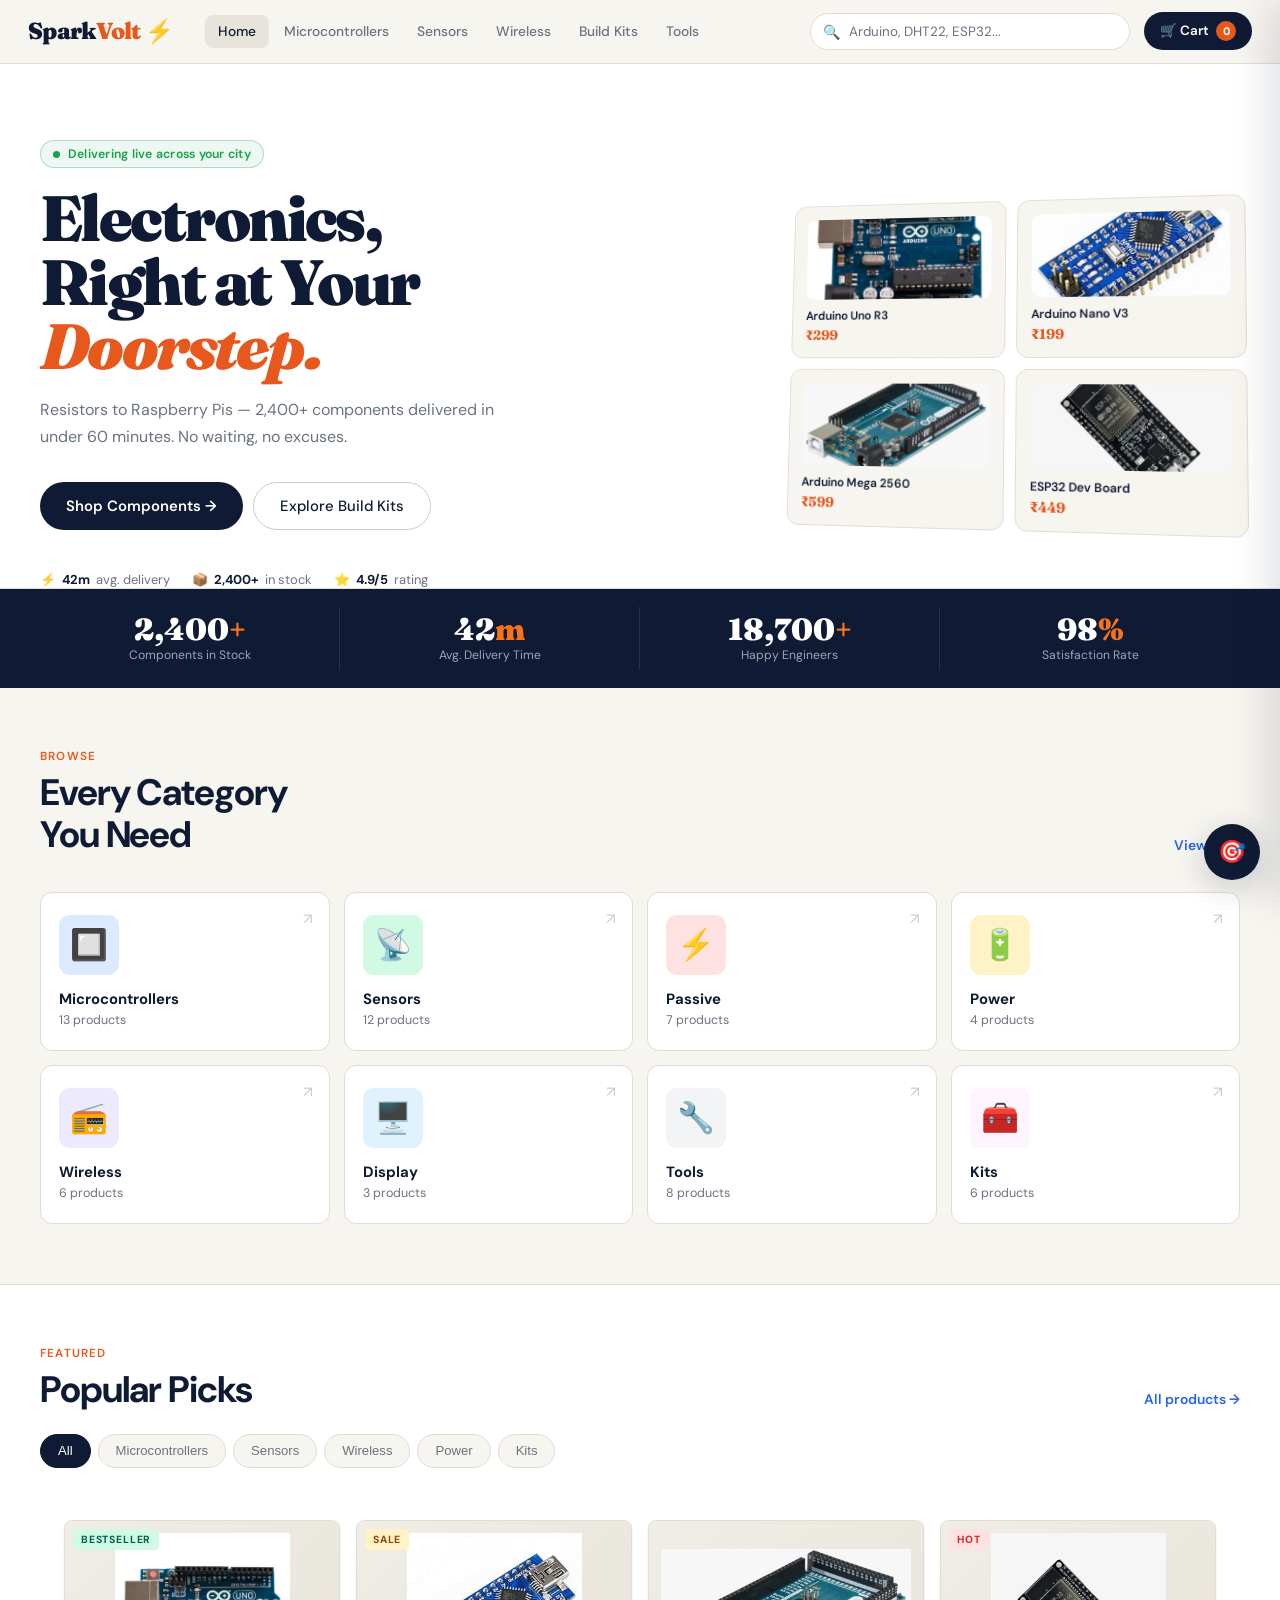
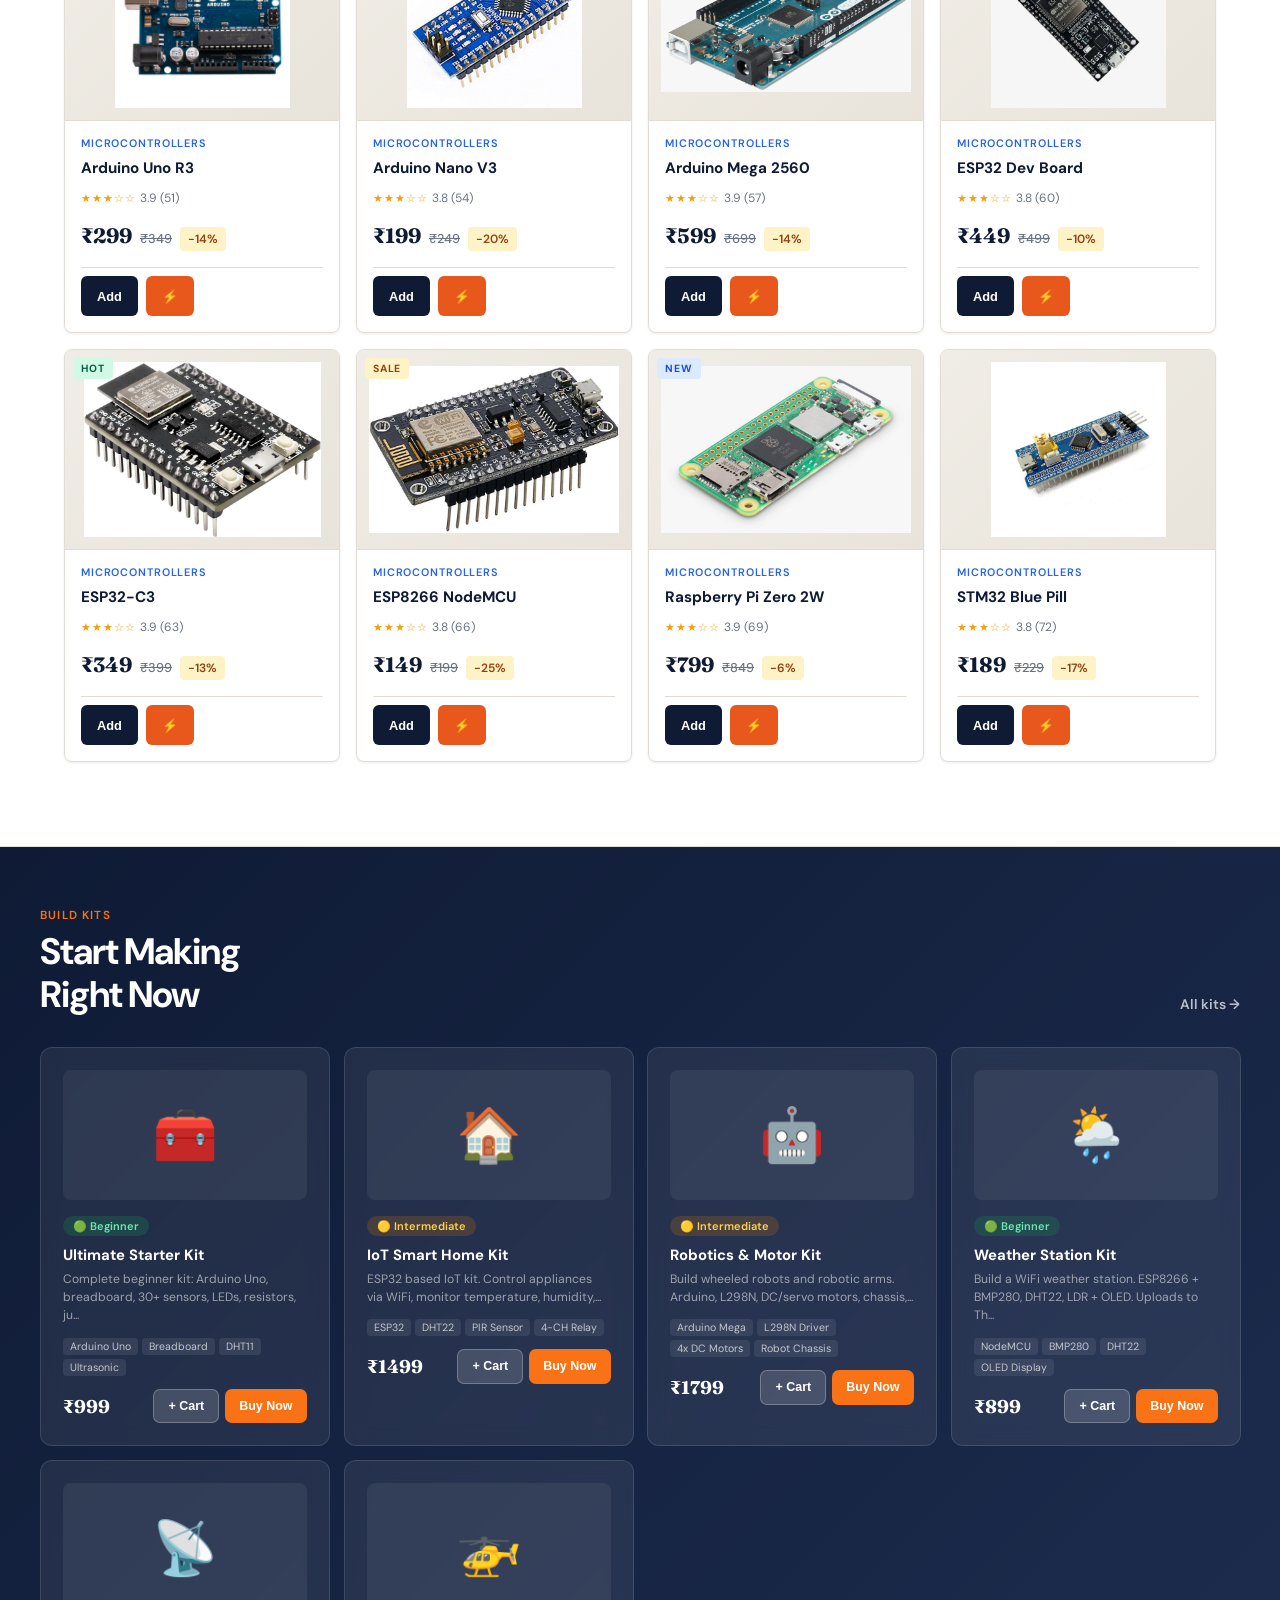
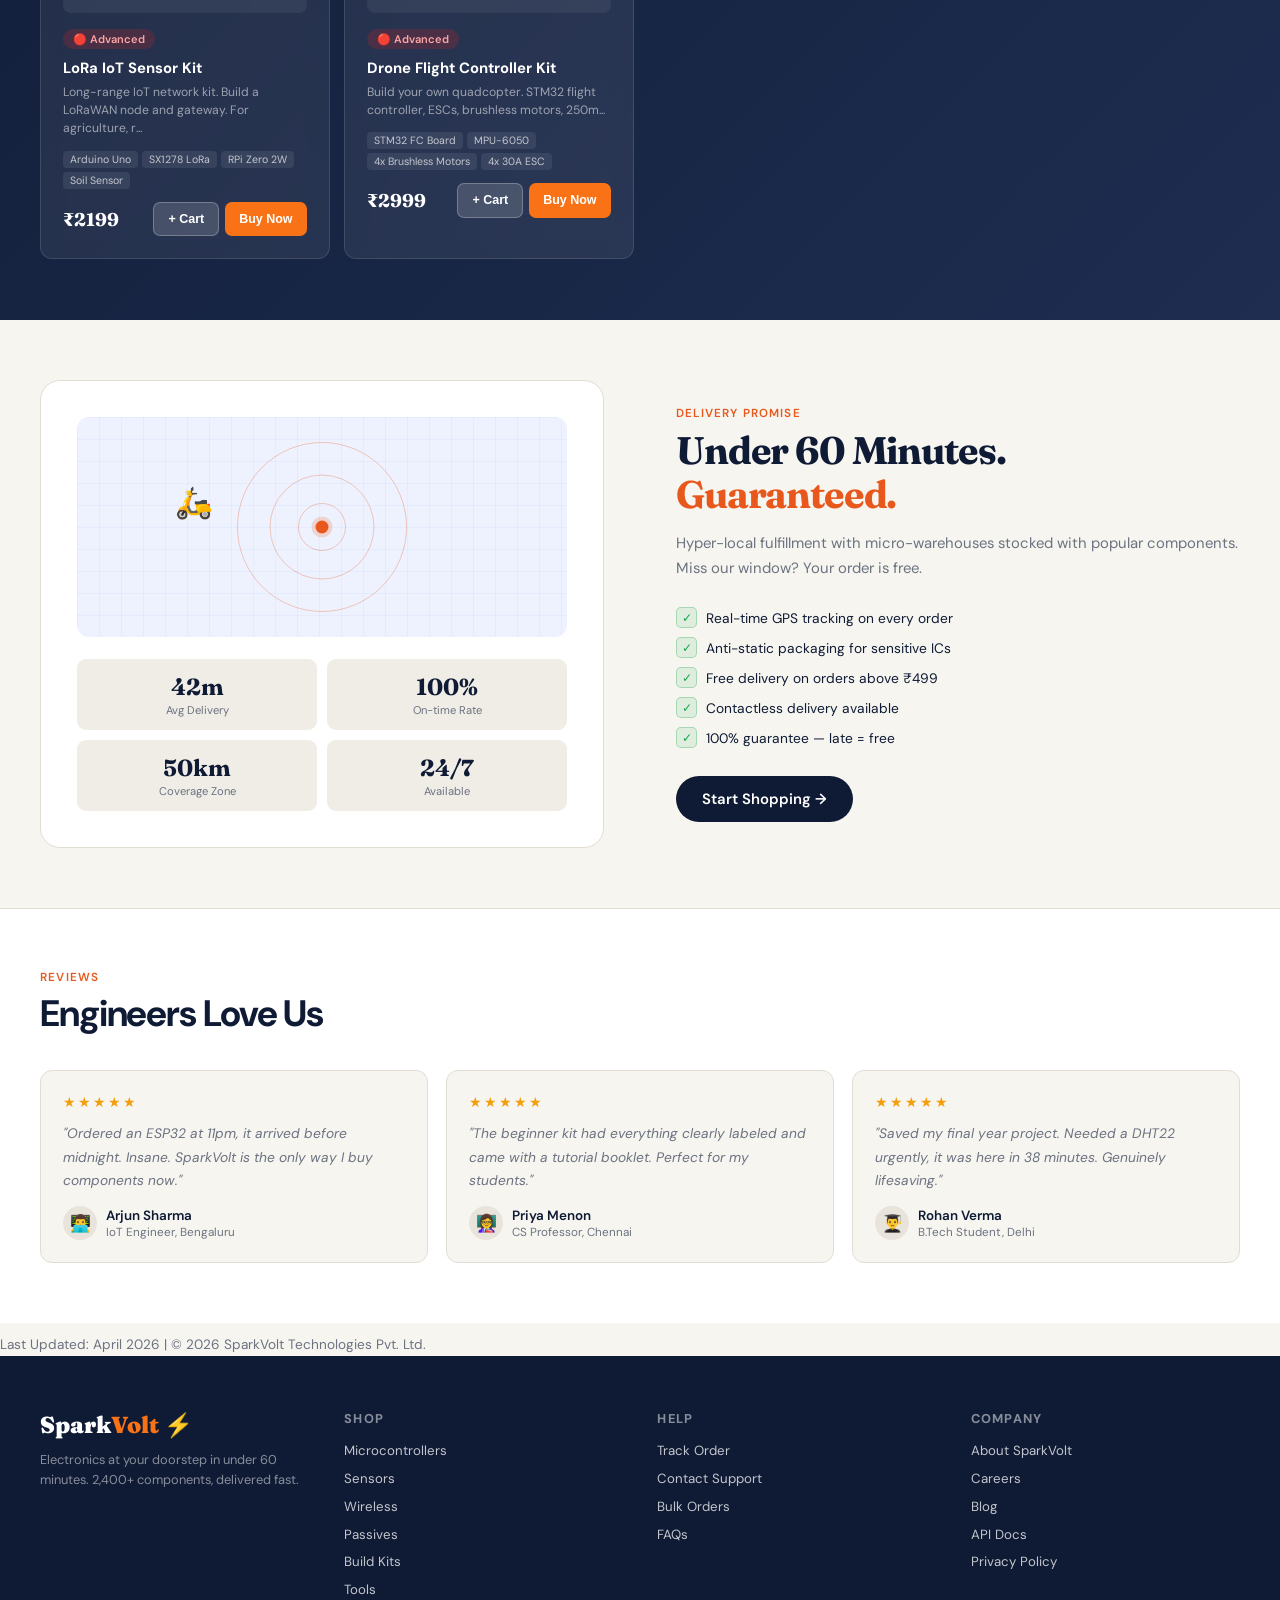
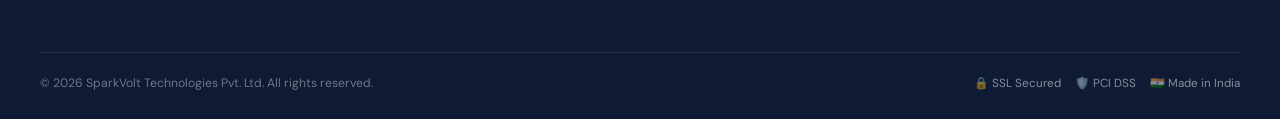
<file: Frontend/index.html>
<!DOCTYPE html>
<html lang="en">
<head>
<meta charset="UTF-8">
<meta name="viewport" content="width=device-width, initial-scale=1.0">
<title>SparkVolt — Electronics Delivered Fast</title>
<link href="https://fonts.googleapis.com/css2?family=DM+Sans:ital,opsz,wght@0,9..40,300;0,9..40,400;0,9..40,500;0,9..40,600;0,9..40,700;1,9..40,400&family=Fraunces:ital,opsz,wght@0,9..144,700;0,9..144,900;1,9..144,400&display=swap" rel="stylesheet">
<link rel="stylesheet" href="index.css">
</head>
<body>

<!-- ══ NAV ══ -->
<nav id="mainNav">
  <a class="nav-logo" onclick="navigateTo('home')">Spark<em>Volt</em> ⚡</a>
  <div class="nav-links" id="navLinks">
    <a class="nav-link active" onclick="navigateTo('home')" id="nl-home">Home</a>
    <a class="nav-link" onclick="navigateTo('category', 'Microcontrollers')" id="nl-mc">Microcontrollers</a>
    <a class="nav-link" onclick="navigateTo('category', 'Sensors')" id="nl-sensors">Sensors</a>
    <a class="nav-link" onclick="navigateTo('category', 'Wireless')" id="nl-wireless">Wireless</a>
    <a class="nav-link" onclick="navigateTo('category', 'Kits')" id="nl-kits">Build Kits</a>
    <a class="nav-link" onclick="navigateTo('category', 'Tools')" id="nl-tools">Tools</a>
  </div>
  <div class="nav-search-wrap">
    <span class="nav-search-icon">🔍</span>
    <input type="text" placeholder="Arduino, DHT22, ESP32..." id="searchInput" oninput="handleSearch()" onkeydown="if(event.key==='Enter')handleSearch()">
  </div>
  <div class="nav-actions">
    <button class="btn-cart" onclick="openCart()">🛒 Cart <span class="cart-badge" id="cartBadge">0</span></button>
    <button class="hamburger" id="hamburger" onclick="toggleMobileMenu()">
      <span></span>
      <span></span>
      <span></span>
    </button>
  </div>
</nav>

<!-- Mobile Menu Overlay -->
<div class="mobile-menu-overlay" id="mobileMenuOverlay" onclick="closeMobileMenu()"></div>

<!-- ══ HOME PAGE ══ -->
<div class="page active" id="page-home">
  <section class="hero">
    <div class="hero-inner">
      <div class="hero-left">
        <div class="hero-badge"><div class="live-dot"></div> Delivering live across your city</div>
        <h1>Electronics,<br>Right at Your<br><em>Doorstep.</em></h1>
        <p class="hero-sub">Resistors to Raspberry Pis — 2,400+ components delivered in under 60 minutes. No waiting, no excuses.</p>
        <div class="hero-ctas">
          <button class="btn-primary" onclick="navigateTo('category', 'all')">Shop Components →</button>
          <button class="btn-secondary" onclick="navigateTo('category', 'Kits')">Explore Build Kits</button>
        </div>
        <div class="hero-trust">
          <div class="trust-item">⚡ <strong>42m</strong> avg. delivery</div>
          <div class="trust-item">📦 <strong>2,400+</strong> in stock</div>
          <div class="trust-item">⭐ <strong>4.9/5</strong> rating</div>
        </div>
      </div>
      <div class="hero-visual"><div class="hero-product-stack" id="heroStack"></div></div>
    </div>
  </section>

  <div class="stats-strip">
    <div class="stats-inner">
      <div class="stat-item"><div class="stat-num" id="s1">0<span class="acc">+</span></div><div class="stat-lbl">Components in Stock</div></div>
      <div class="stat-item"><div class="stat-num" id="s2">0<span class="acc">m</span></div><div class="stat-lbl">Avg. Delivery Time</div></div>
      <div class="stat-item"><div class="stat-num" id="s3">0<span class="acc">+</span></div><div class="stat-lbl">Happy Engineers</div></div>
      <div class="stat-item"><div class="stat-num" id="s4">0<span class="acc">%</span></div><div class="stat-lbl">Satisfaction Rate</div></div>
    </div>
  </div>

  <section class="section" style="background:var(--bg)">
    <div class="section-header">
      <div><div class="section-eyebrow">Browse</div><div class="section-title">Every Category<br>You Need</div></div>
      <a class="btn-link" onclick="showCatPage('all')">View all →</a>
    </div>
    <div class="cat-grid" id="homeCategories"></div>
  </section>

  <section class="section products-section">
    <div style="max-width:1200px;margin:0 auto">
      <div class="section-header" style="margin-bottom:24px">
        <div><div class="section-eyebrow">Featured</div><div class="section-title">Popular Picks</div></div>
        <a class="btn-link" onclick="showCatPage('all')">All products →</a>
      </div>
      <div class="filters" id="homeFilters"></div>
      <div class="prod-grid" id="homeProductsGrid"></div>
    </div>
  </section>

  <section class="section kits-section">
    <div class="section-header">
      <div><div class="section-eyebrow">Build Kits</div><div class="section-title" style="color:#fff">Start Making<br>Right Now</div></div>
      <a class="btn-link" onclick="showCatPage('Kits')">All kits →</a>
    </div>
    <div class="cat-grid" id="kitsGrid"></div>
  </section>

  <section class="section delivery-section">
    <div class="delivery-inner">
      <div class="delivery-visual">
        <div class="delivery-map">
          <div class="map-bg"></div>
          <div class="map-ring"></div><div class="map-ring"></div><div class="map-ring"></div>
          <div class="map-dot"></div>
          <div class="map-scooter">🛵</div>
        </div>
        <div class="delivery-stats">
          <div class="del-stat"><div class="del-stat-num">42m</div><div class="del-stat-lbl">Avg Delivery</div></div>
          <div class="del-stat"><div class="del-stat-num">100%</div><div class="del-stat-lbl">On-time Rate</div></div>
          <div class="del-stat"><div class="del-stat-num">50km</div><div class="del-stat-lbl">Coverage Zone</div></div>
          <div class="del-stat"><div class="del-stat-num">24/7</div><div class="del-stat-lbl">Available</div></div>
        </div>
      </div>
      <div class="delivery-info">
        <div class="section-eyebrow">Delivery Promise</div>
        <h2>Under 60 Minutes.<br><em>Guaranteed.</em></h2>
        <p>Hyper-local fulfillment with micro-warehouses stocked with popular components. Miss our window? Your order is free.</p>
        <ul class="delivery-features">
          <li><div class="check">✓</div> Real-time GPS tracking on every order</li>
          <li><div class="check">✓</div> Anti-static packaging for sensitive ICs</li>
          <li><div class="check">✓</div> Free delivery on orders above ₹499</li>
          <li><div class="check">✓</div> Contactless delivery available</li>
          <li><div class="check">✓</div> 100% guarantee — late = free</li>
        </ul>
        <div style="display:flex;gap:10px;flex-wrap:wrap">
          <button class="btn-primary" onclick="showCatPage('all')">Start Shopping →</button>
        </div>
      </div>
    </div>
  </section>

  <section class="section testimonials-section">
    <div class="section-header"><div><div class="section-eyebrow">Reviews</div><div class="section-title">Engineers Love Us</div></div></div>
    <div class="reviews-grid">
      <div class="review-card"><div class="review-stars">★★★★★</div><p class="review-text">"Ordered an ESP32 at 11pm, it arrived before midnight. Insane. SparkVolt is the only way I buy components now."</p><div class="review-author"><div class="review-avatar">👨‍💻</div><div><div class="review-name">Arjun Sharma</div><div class="review-role">IoT Engineer, Bengaluru</div></div></div></div>
      <div class="review-card"><div class="review-stars">★★★★★</div><p class="review-text">"The beginner kit had everything clearly labeled and came with a tutorial booklet. Perfect for my students."</p><div class="review-author"><div class="review-avatar">👩‍🏫</div><div><div class="review-name">Priya Menon</div><div class="review-role">CS Professor, Chennai</div></div></div></div>
      <div class="review-card"><div class="review-stars">★★★★★</div><p class="review-text">"Saved my final year project. Needed a DHT22 urgently, it was here in 38 minutes. Genuinely lifesaving."</p><div class="review-author"><div class="review-avatar">👨‍🎓</div><div><div class="review-name">Rohan Verma</div><div class="review-role">B.Tech Student, Delhi</div></div></div></div>
    </div>
  </section>
</div>

<!-- ══ CATEGORY PAGE ══ -->
<div class="page" id="page-category">
  <div class="page-header">
    <div class="page-header-inner">
      <div class="breadcrumb"><a onclick="showPage('home')">Home</a><span class="sep">›</span><span id="catBreadcrumb">All Products</span></div>
      <h1 id="catPageTitle">All Products</h1>
      <p id="catPageSub">Browse our full catalog of electronic components</p>
    </div>
  </div>
  <div class="cat-page-layout">
    <aside class="sidebar">
      <div class="sidebar-card"><div class="sidebar-title">Category</div><div id="sidebarCats"></div></div>
      <div class="sidebar-card">
        <div class="sidebar-title">Price Range</div>
        <div class="price-range-wrap">
          <label>Up to ₹<span id="priceVal">4000</span></label>
          <input type="range" min="10" max="4000" value="4000" id="priceRange" oninput="filterByPrice(this.value)">
          <div class="price-display"><span>₹10</span><span>₹4000</span></div>
        </div>
      </div>
    </aside>
    <div>
      <div class="sort-row">
        <p id="catResultCount"><strong>0</strong> products</p>
        <select class="sort-select" id="sortSelect" onchange="sortProducts()">
          <option value="default">Sort: Recommended</option>
          <option value="price-asc">Price: Low to High</option>
          <option value="price-desc">Price: High to Low</option>
          <option value="name">Name A–Z</option>
        </select>
      </div>
      <div class="cat-products-grid" id="catProductsGrid"></div>
    </div>
  </div>
</div>

<!-- ══ PRODUCT DETAIL PAGE ══ -->
<div class="page" id="page-detail">
  <div class="page-header">
    <div class="page-header-inner">
      <div class="breadcrumb">
        <a onclick="showPage('home')">Home</a><span class="sep">›</span>
        <a id="detailBreadCat" onclick="showCatPage(currentProduct?.cat)">Category</a><span class="sep">›</span>
        <span id="detailBreadName">Product</span>
      </div>
    </div>
  </div>
  <div class="detail-layout">
    <div>
      <div class="detail-visual">
        <div class="detail-visual-bg"></div>
        <div class="detail-emoji" id="detailEmoji"></div>
        <div class="detail-badge" id="detailBadgeLarge"></div>
      </div>
    </div>
    <div class="detail-info">
      <div class="detail-cat" id="detailCat"></div>
      <div class="detail-name" id="detailName"></div>
      <div class="detail-rating"><span class="stars-filled">★★★★★</span><span class="rating-count" id="detailRating">4.8 (124 reviews)</span></div>
      <div class="detail-desc" id="detailDesc"></div>
      <div class="detail-specs" id="detailSpecs"></div>
      <div class="detail-price-row">
        <div class="detail-price" id="detailPrice"></div>
        <div class="detail-price-orig" id="detailOrig"></div>
        <div class="detail-savings" id="detailSavings" style="display:none"></div>
      </div>
      <div class="detail-gst">Inclusive of all taxes · Free delivery above ₹499</div>
      <div class="detail-stock-row">
        <div class="in-stock"><div class="stock-badge-dot"></div> In Stock</div>
        <span class="ships-time">· Ships within 5 minutes</span>
      </div>
      <div class="detail-qty-row">
        <span style="font-size:.81rem;font-weight:600;color:var(--navy)">Quantity:</span>
        <div class="qty-ctrl">
          <button class="qty-btn" onclick="changeQty(-1)">−</button>
          <span class="qty-num" id="detailQty">1</span>
          <button class="qty-btn" onclick="changeQty(1)">+</button>
        </div>
      </div>
      <div class="detail-actions">
        <button class="btn-add-detail" id="detailAddBtn" onclick="addDetailToCart()">🛒 Add to Cart</button>
        <button class="btn-buy-now-detail" onclick="buyNowDetail()">⚡ Buy Now</button>
        <button class="btn-wishlist" id="wishBtn" onclick="toggleWish()">♡</button>
      </div>
      <div class="delivery-promise-chips">
        <div class="promise-chip">⚡ <strong>Under 60 min</strong></div>
        <div class="promise-chip">📦 Anti-static packed</div>
        <div class="promise-chip">🔒 Secure checkout</div>
      </div>
    </div>
  </div>
  <div style="max-width:1200px;margin:0 auto;padding:0 28px 56px">
    <div style="border-top:1px solid var(--border);padding-top:36px">
      <h3 style="font-family:'Fraunces',serif;font-size:1.35rem;font-weight:700;color:var(--navy);margin-bottom:22px;letter-spacing:-.02em">Related Components</h3>
      <div class="prod-grid" id="relatedGrid"></div>
    </div>
  </div>
</div>

<!-- ══ CHECKOUT PAGE ══ -->
<div class="page" id="page-checkout">
  <div class="page-header">
    <div class="page-header-inner">
      <h1 style="font-size:1.9rem;margin-bottom:3px">Checkout</h1>
      <p style="color:var(--muted);font-size:.88rem">Complete your order securely</p>
    </div>
  </div>
  <div class="checkout-layout">
    <div>
      <div class="checkout-steps">
        <div class="checkout-step active" id="cstep1"><div class="step-circle">1</div> Address</div>
        <div class="checkout-step" id="cstep2"><div class="step-circle">2</div> Payment</div>
        <div class="checkout-step" id="cstep3"><div class="step-circle">3</div> Confirm</div>
      </div>
      <div id="checkoutStep1">
        <div class="form-card">
          <h3>📍 Delivery Address</h3>
          <div class="form-row">
            <div class="form-group"><label>First Name</label><input type="text" placeholder="Arjun" id="fn"></div>
            <div class="form-group"><label>Last Name</label><input type="text" placeholder="Sharma" id="ln"></div>
          </div>
          <div class="form-row full"><div class="form-group"><label>Email</label><input type="email" placeholder="arjun@example.com" id="em"></div></div>
          <div class="form-row">
            <div class="form-group"><label>Phone</label><input type="tel" placeholder="+91 98765 43210" id="ph"></div>
            <div class="form-group"><label>Pincode</label><input type="text" placeholder="282001" id="pin" onblur="fetchArea()"></div>
          </div>
          <div class="form-row full"><div class="form-group"><label>Address Line 1</label><input type="text" placeholder="Flat/House No., Building Name" id="a1"></div></div>
          <div class="form-row full"><div class="form-group"><label>Address Line 2</label><input type="text" placeholder="Street, Area, Locality" id="a2"></div></div>
          <div class="form-row">
            <div class="form-group"><label>City</label><input type="text" placeholder="Agra" id="city"></div>
            <div class="form-group"><label>State</label>
              <select id="state">
                <option value="">Select State</option>
                <option>Uttar Pradesh</option><option>Maharashtra</option><option>Karnataka</option>
                <option>Tamil Nadu</option><option>Delhi</option><option>Gujarat</option>
                <option>West Bengal</option><option>Telangana</option><option>Rajasthan</option>
                <option>Punjab</option><option>Haryana</option><option>Uttarakhand</option>
              </select>
            </div>
          </div>
        </div>
        <button class="btn-primary" onclick="goToPayment()" style="width:100%;justify-content:center;padding:14px;border-radius:11px;font-size:.97rem">Continue to Payment →</button>
      </div>
      <div id="checkoutStep2" style="display:none">
        <div class="form-card">
          <h3>💳 Payment Method</h3>
          <div class="payment-methods">
            <div class="pay-method selected" onclick="selectPay(this,'card')" id="pm-card"><div class="pm-radio"></div><div class="pm-icon">💳</div><div class="pm-info"><div class="pm-name">Credit / Debit Card</div><div class="pm-sub">Visa, Mastercard, RuPay, Amex</div></div><div class="pm-logos"><span class="pm-logo">VISA</span><span class="pm-logo">MC</span><span class="pm-logo">Rupay</span></div></div>
            <div class="pay-method" onclick="selectPay(this,'upi')" id="pm-upi"><div class="pm-radio"></div><div class="pm-icon">📱</div><div class="pm-info"><div class="pm-name">UPI</div><div class="pm-sub">GPay, PhonePe, Paytm, BHIM</div></div><div class="pm-logos"><span class="pm-logo">GPay</span><span class="pm-logo">PhonePe</span></div></div>
            <div class="pay-method" onclick="selectPay(this,'netbank')" id="pm-netbank"><div class="pm-radio"></div><div class="pm-icon">🏦</div><div class="pm-info"><div class="pm-name">Net Banking</div><div class="pm-sub">All major Indian banks supported</div></div></div>
            <div class="pay-method" onclick="selectPay(this,'cod')" id="pm-cod"><div class="pm-radio"></div><div class="pm-icon">💵</div><div class="pm-info"><div class="pm-name">Cash on Delivery</div><div class="pm-sub">Pay when your order arrives</div></div></div>
          </div>
          <div class="card-inputs visible" id="cardInputs">
            <div class="form-row full"><div class="form-group" style="position:relative"><label>Card Number</label><input type="text" placeholder="1234  5678  9012  3456" id="cardNum" maxlength="19" oninput="formatCard(this)"><span style="position:absolute;right:12px;top:34px;font-size:1.1rem">💳</span></div></div>
            <div class="form-row">
              <div class="form-group"><label>Expiry Date</label><input type="text" placeholder="MM / YY" id="cardExp" maxlength="7" oninput="formatExp(this)"></div>
              <div class="form-group"><label>CVV</label><input type="password" placeholder="•••" id="cardCvv" maxlength="3"></div>
            </div>
            <div class="form-row full"><div class="form-group"><label>Name on Card</label><input type="text" placeholder="ARJUN SHARMA"></div></div>
          </div>
          <div class="card-inputs" id="upiInputs">
            <div class="form-row full"><div class="form-group"><label>UPI ID</label><input type="text" placeholder="yourname@okicici" id="upiId"></div></div>
            <div style="display:flex;gap:8px;flex-wrap:wrap;margin-top:8px">
              <button onclick="selectUpiApp('GPay')" style="padding:7px 13px;border:1.5px solid var(--border);border-radius:7px;background:var(--bg);cursor:pointer;font-size:.78rem;font-weight:600;color:var(--navy)">G Pay</button>
              <button onclick="selectUpiApp('PhonePe')" style="padding:7px 13px;border:1.5px solid var(--border);border-radius:7px;background:var(--bg);cursor:pointer;font-size:.78rem;font-weight:600;color:var(--navy)">PhonePe</button>
              <button onclick="selectUpiApp('Paytm')" style="padding:7px 13px;border:1.5px solid var(--border);border-radius:7px;background:var(--bg);cursor:pointer;font-size:.78rem;font-weight:600;color:var(--navy)">Paytm</button>
            </div>
          </div>
          <div class="card-inputs" id="netbankInputs">
            <div class="form-row full"><div class="form-group"><label>Select Bank</label><select><option value="">Choose your bank</option><option>State Bank of India</option><option>HDFC Bank</option><option>ICICI Bank</option><option>Axis Bank</option><option>Kotak Mahindra Bank</option><option>Punjab National Bank</option><option>Bank of Baroda</option></select></div></div>
          </div>
        </div>
        <div style="display:flex;gap:10px">
          <button class="btn-secondary" onclick="goToAddress()" style="padding:14px 22px;border-radius:11px">← Back</button>
          <button class="btn-primary" onclick="placeOrder()" style="flex:1;justify-content:center;padding:14px;border-radius:11px;font-size:.97rem" id="placeOrderBtn">🔒 Place Order & Pay</button>
        </div>
      </div>
    </div>
    <div>
      <div class="order-summary">
        <h3>Order Summary</h3>
        <div id="checkoutItems"></div>
        <hr class="order-divider">
        <div class="order-line"><span>Subtotal</span><span id="coSubtotal">₹0</span></div>
        <div class="order-line"><span>Delivery</span><span id="coDelivery" style="color:var(--green)">FREE</span></div>
        <div class="order-line"><span>GST (18%)</span><span id="coGst">₹0</span></div>
        <div class="order-line total"><span>Total</span><span id="coTotal" style="font-family:'Fraunces',serif;font-size:1.25rem">₹0</span></div>
        <div class="promo-row"><input type="text" placeholder="Promo code (SPARK10, FIRST)" id="promoInput"><button class="btn-promo" onclick="applyPromo()">Apply</button></div>
        <div id="promoMsg" style="font-size:.73rem;color:var(--green);margin-top:5px;display:none"></div>
        <div class="secure-badges"><div class="secure-badge">🔒 SSL</div><div class="secure-badge">🛡️ PCI DSS</div><div class="secure-badge">✅ 100% Safe</div></div>
      </div>
    </div>
  </div>
</div>

<!-- ══ LIVE TRACKING PAGE ══ -->
<div class="page" id="page-tracking">
  <div class="page-header">
    <div class="page-header-inner">
      <div class="breadcrumb"><a onclick="showPage('home')">Home</a><span class="sep">›</span><span>Live Order Tracking</span></div>
      <h1>Track Your Order</h1>
      <p>Real-time delivery tracking · Order #SV-<span id="trackOrderNum">2026-8472</span></p>
    </div>
  </div>
  <div class="tracking-layout">
    <!-- Left panel -->
    <div class="track-panel">
      <!-- ETA strip -->
      <div class="eta-strip">
        <div class="eta-main">
          <div class="eta-label">Estimated Arrival</div>
          <div class="eta-time" id="etaCountdown">38:00</div>
          <div class="eta-sub">Minutes remaining</div>
        </div>
        <div class="eta-rider">
          <div class="eta-rider-icon">🛵</div>
          <div class="eta-rider-name" id="riderName">Raj Kumar</div>
          <div class="eta-rider-phone">+91 98765 XXXXX</div>
        </div>
      </div>

      <!-- Order items -->
      <div class="track-card">
        <div class="track-card-header">
          <h3>Your Order</h3>
          <span class="track-order-id">#SV-<span id="trackOrderNum2">2026-8472</span></span>
        </div>
        <div class="track-order-items" id="trackOrderItems">
          <div style="text-align:center;padding:20px;color:var(--muted);font-size:.84rem">No recent order. <a style="color:var(--accent2);cursor:pointer" onclick="showCatPage('all')">Shop now →</a></div>
        </div>
      </div>

      <!-- Timeline -->
      <div class="track-card">
        <div class="track-card-header"><h3>Delivery Timeline</h3></div>
        <div class="track-timeline">
          <div class="timeline-step">
            <div class="tl-dot tl-done">✓</div>
            <div class="tl-info"><div class="tl-title">Order Placed</div><div class="tl-sub">Your order was received</div><div class="tl-time" id="tl-t1">Just now</div></div>
          </div>
          <div class="timeline-step">
            <div class="tl-dot tl-done">✓</div>
            <div class="tl-info"><div class="tl-title">Order Confirmed</div><div class="tl-sub">Payment processed & confirmed</div><div class="tl-time" id="tl-t2">2 min ago</div></div>
          </div>
          <div class="timeline-step">
            <div class="tl-dot tl-done">✓</div>
            <div class="tl-info"><div class="tl-title">Picking & Packing</div><div class="tl-sub">Warehouse team is preparing your components</div><div class="tl-time" id="tl-t3">5 min ago</div></div>
          </div>
          <div class="timeline-step">
            <div class="tl-dot tl-active" id="tl-dot4">→</div>
            <div class="tl-info"><div class="tl-title">Out for Delivery</div><div class="tl-sub">Rider is on the way to your location</div><div class="tl-time" id="tl-t4">In progress</div></div>
          </div>
          <div class="timeline-step">
            <div class="tl-dot tl-pending" id="tl-dot5">○</div>
            <div class="tl-info"><div class="tl-title">Delivered</div><div class="tl-sub">Components at your door</div><div class="tl-time" id="tl-t5">~<span id="etaMin">38</span> min</div></div>
          </div>
        </div>
      </div>
    </div>

    <!-- Map -->
    <div class="track-map-wrap">
      <div class="track-map-inner">
        <!-- SVG map (city road network) -->
        <svg id="trackMapSvg" viewBox="0 0 700 520" xmlns="http://www.w3.org/2000/svg">
          <!-- Background -->
          <rect width="700" height="520" fill="#e8f0fe"/>
          <!-- Grid (city blocks) -->
          <g stroke="rgba(255,255,255,0.6)" stroke-width="1" fill="none">
            <line x1="0" y1="100" x2="700" y2="100"/><line x1="0" y1="200" x2="700" y2="200"/>
            <line x1="0" y1="300" x2="700" y2="300"/><line x1="0" y1="400" x2="700" y2="400"/>
            <line x1="100" y1="0" x2="100" y2="520"/><line x1="200" y1="0" x2="200" y2="520"/>
            <line x1="300" y1="0" x2="300" y2="520"/><line x1="400" y1="0" x2="400" y2="520"/>
            <line x1="500" y1="0" x2="500" y2="520"/><line x1="600" y1="0" x2="600" y2="520"/>
          </g>
          <!-- City blocks -->
          <g fill="rgba(255,255,255,0.3)" rx="4">
            <rect x="115" y="115" width="70" height="70" rx="4"/><rect x="215" y="115" width="70" height="70" rx="4"/>
            <rect x="315" y="115" width="70" height="70" rx="4"/><rect x="415" y="115" width="70" height="70" rx="4"/>
            <rect x="515" y="115" width="70" height="70" rx="4"/><rect x="115" y="215" width="70" height="70" rx="4"/>
            <rect x="215" y="215" width="70" height="70" rx="4"/><rect x="315" y="215" width="70" height="70" rx="4"/>
            <rect x="415" y="215" width="70" height="70" rx="4"/><rect x="515" y="215" width="70" height="70" rx="4"/>
            <rect x="115" y="315" width="70" height="70" rx="4"/><rect x="215" y="315" width="70" height="70" rx="4"/>
            <rect x="315" y="315" width="70" height="70" rx="4"/><rect x="415" y="315" width="70" height="70" rx="4"/>
            <rect x="515" y="315" width="70" height="70" rx="4"/><rect x="115" y="415" width="70" height="70" rx="4"/>
            <rect x="215" y="415" width="70" height="70" rx="4"/><rect x="315" y="415" width="70" height="70" rx="4"/>
            <rect x="415" y="415" width="70" height="70" rx="4"/>
          </g>
          <!-- Main roads -->
          <g stroke="#c9d5f5" stroke-width="12" fill="none" stroke-linecap="round">
            <line x1="0" y1="200" x2="700" y2="200"/>
            <line x1="0" y1="300" x2="700" y2="300"/>
            <line x1="200" y1="0" x2="200" y2="520"/>
            <line x1="500" y1="0" x2="500" y2="520"/>
          </g>
          <!-- Road markings -->
          <g stroke="rgba(255,255,255,0.4)" stroke-width="1.5" stroke-dasharray="10 8" fill="none">
            <line x1="0" y1="200" x2="700" y2="200"/>
            <line x1="0" y1="300" x2="700" y2="300"/>
            <line x1="200" y1="0" x2="200" y2="520"/>
            <line x1="500" y1="0" x2="500" y2="520"/>
          </g>
          <!-- Route (done) -->
          <polyline id="routeDone" points="80,310 200,310 200,200 350,200" stroke="#16a34a" stroke-width="4" fill="none" stroke-linecap="round" stroke-linejoin="round" opacity="0.8"/>
          <!-- Route (remaining) -->
          <polyline id="routeRemaining" points="350,200 500,200 500,400 590,400" stroke="#2563eb" stroke-width="4" fill="none" stroke-linecap="round" stroke-linejoin="round" stroke-dasharray="10 6" opacity="0.8"/>
          <!-- Labels -->
          <text x="350" y="18" fill="#64748b" font-size="11" font-family="DM Sans,sans-serif" text-anchor="middle">SparkVolt City Coverage</text>
        </svg>

        <!-- Warehouse marker -->
        <div class="warehouse-marker" style="left:80px;top:310px">
          <div class="warehouse-bubble">🏭</div>
        </div>

        <!-- Rider marker (animated via JS) -->
        <div class="rider-marker" id="riderMarker" style="left:80px;top:310px">
          <div class="rider-ring"></div>
          <div class="rider-bubble">🛵</div>
          <div class="rider-label">Raj Kumar</div>
        </div>

        <!-- Destination marker -->
        <div class="dest-marker" style="left:590px;top:400px">
          <div class="dest-pin"><span>🏠</span></div>
          <div class="dest-label">Your Location</div>
        </div>
      </div>

      <!-- Map overlays -->
      <div class="map-overlay-top">
        <div class="map-label-pill">🗺️ Live Delivery Map</div>
        <div class="map-live-badge"><div class="live-dot"></div> LIVE</div>
      </div>
      <div class="map-bottom-bar">
        <div class="map-speed-pill">
          <div class="map-speed-item"><div class="map-speed-val" id="riderSpeed">24</div><div class="map-speed-lbl">km/h</div></div>
          <div class="map-speed-item"><div class="map-speed-val" id="riderDist">3.2</div><div class="map-speed-lbl">km away</div></div>
          <div class="map-speed-item"><div class="map-speed-val" id="riderEta">~38</div><div class="map-speed-lbl">min eta</div></div>
          <div class="map-speed-item" style="cursor:pointer" onclick="showToast('📍 Rider location updated!','green')"><div class="map-speed-val">📍</div><div class="map-speed-lbl">Refresh</div></div>
        </div>
      </div>
    </div>
  </div>
</div>

<!-- ══ SUCCESS PAGE ══ -->
<div class="page" id="page-success">
  <div class="success-page">
    <div class="success-icon">✅</div>
    <h1>Order Placed!</h1>
    <p>Your order is confirmed. Our warehouse is already picking your components. You'll receive SMS & email updates.</p>
    <div class="order-track-card">
      <h3 style="font-size:.88rem;font-weight:700;color:var(--navy);margin-bottom:14px">Live Tracking</h3>
      <div class="track-step"><div class="track-dot track-done">✓</div><div class="track-info"><div class="track-title">Order Confirmed</div><div class="track-sub">Just now</div></div></div>
      <div class="track-step"><div class="track-dot track-done">✓</div><div class="track-info"><div class="track-title">Picking & Packing</div><div class="track-sub">In progress</div></div></div>
      <div class="track-step"><div class="track-dot track-active">→</div><div class="track-info"><div class="track-title">Out for Delivery</div><div class="track-sub">Rider assigned · ETA <span id="successEta">38</span> min</div></div></div>
      <div class="track-step"><div class="track-dot track-pending">○</div><div class="track-info"><div class="track-title">Delivered</div><div class="track-sub">Awaiting...</div></div></div>
    </div>
    <div style="display:flex;gap:10px;justify-content:center;flex-wrap:wrap">
      <button class="btn-primary" onclick="openTracking()">📍 Track Live →</button>
      <button class="btn-secondary" onclick="showPage('home')">Continue Shopping</button>
    </div>
  </div>
</div>

<!-- CART DRAWER -->
<div class="cart-overlay" id="cartOverlay" onclick="closeCart()"></div>
<div class="cart-drawer" id="cartDrawer">
  <div class="cart-header"><h2>Your Cart 🛒</h2><button class="close-cart" onclick="closeCart()">✕</button></div>
  <div class="cart-body" id="cartBody"></div>
  <div class="cart-footer" id="cartFooter" style="display:none">
    <div class="cart-subtotal"><span>Subtotal</span><strong id="cartSubtotal">₹0</strong></div>
    <div class="cart-subtotal"><span>Delivery</span><strong style="color:var(--green)" id="cartDelivery">FREE</strong></div>
    <hr style="border:none;border-top:1px solid var(--border);margin:8px 0">
    <div class="cart-total"><span>Total</span><span class="total-price" id="cartTotal">₹0</span></div>
    <div class="cart-savings-msg" id="cartSavingsMsg"></div>
    <button class="btn-checkout" onclick="goToCheckout()">🔒 Proceed to Checkout →</button>
    <button class="btn-continue" onclick="closeCart()">Continue Shopping</button>
    <div class="cart-perks">
      <div class="cart-perk"><span>⚡</span>Fast Delivery</div>
      <div class="cart-perk"><span>🔒</span>Secure Pay</div>
      <div class="cart-perk"><span>📦</span>Anti-static</div>
    </div>
  </div>
</div>

<!-- ══ ABOUT US PAGE ══ -->
<div class="page" id="page-about">
  <div class="page-header">
    <div class="page-header-inner">
      <h1>About SparkVolt</h1>
      <p>The Pulse of Rapid Hardware Innovation</p>
    </div>
  </div>
  <div style="max-width:1100px;margin:0 auto;padding:40px 28px">
    <!-- Intro Section -->
    <div style="background:linear-gradient(135deg,var(--surface) 0%,#fafaf9 100%);padding:48px;border-radius:20px;box-shadow:var(--shadow-lg);margin-bottom:48px;border-left:5px solid var(--accent)">
      <p style="font-size:1.15rem;line-height:1.8;color:var(--text);margin:0;font-weight:500">
        At SparkVolt, we believe that innovation shouldn't be stalled by a shipping label. Whether you are a student finishing a capstone project, a hobbyist hit by a sudden spark of inspiration, or an industrial engineer facing a critical prototype failure, the "3-5 business days" wait is a relic of the past.
      </p>
      <p style="font-size:1.15rem;line-height:1.8;color:var(--navy);margin:20px 0 0;font-weight:600">
        SparkVolt is a hyper-local logistics and technology company dedicated to bridging the gap between digital design and physical hardware. We deliver over 2,400+ premium electronic components to your doorstep in under 60 minutes.
      </p>
    </div>

    <!-- Mission Section -->
    <div style="background:var(--surface);padding:44px;border-radius:20px;box-shadow:var(--shadow);margin-bottom:48px">
      <div style="display:grid;grid-template-columns:1fr 1.2fr;gap:40px;align-items:center">
        <div>
          <h2 style="font-family:'Fraunces',serif;font-size:1.9rem;margin:0 0 16px;color:var(--navy);font-weight:700">Our Mission 🎯</h2>
          <p style="font-size:1.05rem;line-height:1.8;color:var(--navy);margin:16px 0 0;font-weight:600">
            To empower creators by providing the world's fastest access to hardware.
          </p>
          <p style="font-size:0.95rem;line-height:1.7;color:var(--muted);margin:12px 0 0">
            We aim to turn every desk into a high-speed laboratory where ideas can be tested, broken, and rebuilt in a single afternoon.
          </p>
        </div>
        <div style="background:linear-gradient(135deg,rgba(37,99,235,0.08) 0%,rgba(232,88,28,0.08) 100%);padding:32px;border-radius:16px;border:2px dashed var(--border)">
          <div style="font-size:3rem;margin-bottom:12px">⚡</div>
          <p style="font-size:0.95rem;color:var(--navy);margin:0;font-weight:600">Stop waiting.</p>
          <p style="font-size:0.95rem;color:var(--navy);margin:6px 0 0;font-weight:600">Start building.</p>
        </div>
      </div>
    </div>

    <!-- The SparkVolt Advantage -->
    <div style="margin-bottom:48px">
      <h2 style="font-family:'Fraunces',serif;font-size:2rem;margin:0 0 32px;color:var(--navy);font-weight:700;text-align:center">The SparkVolt Advantage ⚙️</h2>
      <div style="display:grid;grid-template-columns:repeat(2,1fr);gap:24px">
        <div style="background:var(--surface);padding:32px;border-radius:16px;box-shadow:var(--shadow);border-top:4px solid #2563eb">
          <h3 style="font-size:1.15rem;margin:0 0 12px;color:var(--navy);font-weight:700">🏭 Micro-Warehouse Network</h3>
          <p style="font-size:0.95rem;line-height:1.7;color:var(--muted);margin:0">We don't ship from a single distant hub. We operate a web of strategic micro-fulfillment centers across the city, placing our inventory exactly where the builders are.</p>
        </div>

        <div style="background:var(--surface);padding:32px;border-radius:16px;box-shadow:var(--shadow);border-top:4px solid #d97706">
          <h3 style="font-size:1.15rem;margin:0 0 12px;color:var(--navy);font-weight:700">📦 Precision Inventory</h3>
          <p style="font-size:0.95rem;line-height:1.7;color:var(--muted);margin:0">From the smallest SMD resistors to advanced wireless modules and microcontrollers, our catalog is curated for modern engineering needs.</p>
        </div>

        <div style="background:var(--surface);padding:32px;border-radius:16px;box-shadow:var(--shadow);border-top:4px solid #16a34a">
          <h3 style="font-size:1.15rem;margin:0 0 12px;color:var(--navy);font-weight:700">⏱️ The 60-Minute Guarantee</h3>
          <p style="font-size:0.95rem;line-height:1.7;color:var(--muted);margin:0">Time is your most valuable asset. If we don't deliver within an hour, your order is free. No fine print, just speed.</p>
        </div>

        <div style="background:var(--surface);padding:32px;border-radius:16px;box-shadow:var(--shadow);border-top:4px solid #7c3aed">
          <h3 style="font-size:1.15rem;margin:0 0 12px;color:var(--navy);font-weight:700">🌐 Live Ecosystem</h3>
          <p style="font-size:0.95rem;line-height:1.7;color:var(--muted);margin:0">We provide more than just parts. With our API Docs for automated procurement and dedicated Bulk Support, we are building the infrastructure for the next generation of hardware startups.</p>
        </div>
      </div>
    </div>

    <!-- Tech Stack Section -->
    <div style="background:linear-gradient(135deg,var(--navy) 0%,var(--navy2) 100%);color:#fff;padding:44px;border-radius:20px;box-shadow:var(--shadow-lg);margin-bottom:48px">
      <h2 style="font-family:'Fraunces',serif;font-size:1.8rem;margin:0 0 20px;color:#fff;font-weight:700">Our Tech Stack for Your Tech Stack 💻</h2>
      <p style="font-size:1rem;line-height:1.8;color:rgba(255,255,255,0.9);margin:0 0 24px">
        We aren't just a delivery service; we are a technology partner. Our platform features <strong>Live GPS Tracking</strong>, allowing you to time your soldering iron's preheat exactly to your rider's arrival.
      </p>
      <div style="display:grid;grid-template-columns:repeat(3,1fr);gap:16px">
        <div style="background:rgba(255,255,255,0.1);padding:16px;border-radius:12px;border:1px solid rgba(255,255,255,0.2)">
          <div style="font-size:1.8rem;margin-bottom:8px">📍</div>
          <p style="margin:0;font-weight:600;font-size:0.95rem">Live GPS Tracking</p>
        </div>
        <div style="background:rgba(255,255,255,0.1);padding:16px;border-radius:12px;border:1px solid rgba(255,255,255,0.2)">
          <div style="font-size:1.8rem;margin-bottom:8px">🔌</div>
          <p style="margin:0;font-weight:600;font-size:0.95rem">API Integration</p>
        </div>
        <div style="background:rgba(255,255,255,0.1);padding:16px;border-radius:12px;border:1px solid rgba(255,255,255,0.2)">
          <div style="font-size:1.8rem;margin-bottom:8px">⚙️</div>
          <p style="margin:0;font-weight:600;font-size:0.95rem">Automated Ordering</p>
        </div>
      </div>
    </div>

    <!-- Quote Section -->
    <div style="background:var(--surface);padding:44px;border-radius:20px;box-shadow:var(--shadow);border-left:6px solid var(--accent2);margin-bottom:48px">
      <p style="font-size:1.3rem;font-style:italic;margin:0 0 20px;color:var(--navy);font-weight:600;line-height:1.8">
        "In a world of instant software, SparkVolt brings instant hardware."
      </p>
      <p style="font-size:0.95rem;color:var(--muted);margin:0;font-weight:600">
        — The SparkVolt Team
      </p>
    </div>

    <!-- CTA Section -->
    <div style="background:linear-gradient(135deg,rgba(37,99,235,0.08) 0%,rgba(232,88,28,0.08) 100%);padding:40px;border-radius:20px;border:2px solid var(--border);text-align:center">
      <h3 style="font-size:1.4rem;margin:0 0 12px;color:var(--navy);font-family:'Fraunces',serif;font-weight:700">Ready to Build Faster?</h3>
      <p style="font-size:0.95rem;color:var(--muted);margin:0 0 24px">Join creators and engineers who are accelerating their projects with SparkVolt</p>
      <button class="btn-primary" onclick="showCatPage('all')" style="padding:14px 32px;font-size:1rem">Start Shopping Now →</button>
    </div>

    <!-- Footer Note -->
    <div style="text-align:center;margin-top:48px;padding:20px">
      <p style="font-size:0.9rem;color:var(--muted);margin:8px 0">© 2026 SparkVolt Technologies Pvt. Ltd.</p>
      <p style="font-size:0.95rem;color:var(--navy);margin:8px 0;font-weight:600;font-style:italic">Accelerating the speed of thought to the speed of delivery.</p>
    </div>
  </div>
</div>

<!-- ══ CONTACT SUPPORT PAGE ══ -->
<div class="page" id="page-contact">
  <div class="page-header">
    <div class="page-header-inner">
      <h1>Contact Support</h1>
      <p>We're here to help. Reach out anytime and we'll get back to you promptly!</p>
    </div>
  </div>
  <div style="max-width:1200px;margin:0 auto;padding:40px 28px">
    <!-- Support Channels -->
    <div style="display:grid;grid-template-columns:repeat(3,1fr);gap:20px;margin-bottom:60px">
      <div style="background:var(--surface);padding:28px;border-radius:16px;box-shadow:var(--shadow);border-top:3px solid var(--accent2);text-align:center">
        <div style="font-size:2.4rem;margin-bottom:12px">📧</div>
        <h3 style="font-size:1.1rem;margin-bottom:12px;color:var(--navy);font-weight:700">Email Support</h3>
        <p style="color:var(--text);margin-bottom:6px;font-weight:600">support@sparkvolt.in</p>
        <p style="color:var(--muted);font-size:0.9rem">Response within 2 hours</p>
        <p style="color:var(--accent2);font-size:0.85rem;margin-top:10px;font-weight:600">Best for detailed inquiries</p>
      </div>
      <div style="background:var(--surface);padding:28px;border-radius:16px;box-shadow:var(--shadow);border-top:3px solid #16a34a;text-align:center">
        <div style="font-size:2.4rem;margin-bottom:12px">💬</div>
        <h3 style="font-size:1.1rem;margin-bottom:12px;color:var(--navy);font-weight:700">Live Chat</h3>
        <p style="color:var(--text);margin-bottom:6px;font-weight:600">Chat with us live</p>
        <p style="color:var(--muted);font-size:0.9rem">Available 24/7 for quick help</p>
        <p style="color:#16a34a;font-size:0.85rem;margin-top:10px;font-weight:600">Fastest response time</p>
      </div>
      <div style="background:var(--surface);padding:28px;border-radius:16px;box-shadow:var(--shadow);border-top:3px solid #d97706;text-align:center">
        <div style="font-size:2.4rem;margin-bottom:12px">📱</div>
        <h3 style="font-size:1.1rem;margin-bottom:12px;color:var(--navy);font-weight:700">Phone Support</h3>
        <p style="color:var(--text);margin-bottom:6px;font-weight:600">+91 98765 XXXXX</p>
        <p style="color:var(--muted);font-size:0.9rem">Mon-Fri: 9 AM - 9 PM IST</p>
        <p style="color:#d97706;font-size:0.85rem;margin-top:10px;font-weight:600">Talk to an expert</p>
      </div>
    </div>

    <!-- Contact Form Section -->
    <div style="background:linear-gradient(135deg,var(--surface) 0%,#fafaf9 100%);padding:40px;border-radius:20px;box-shadow:var(--shadow-lg);border:1px solid var(--border)">
      <div style="max-width:600px;margin:0 auto">
        <h2 style="font-size:1.6rem;font-weight:700;color:var(--navy);margin-bottom:8px;font-family:'Fraunces',serif">Send us a Message</h2>
        <p style="color:var(--muted);margin-bottom:28px;font-size:0.95rem">Fill out the form below and we'll get back to you as soon as possible</p>
        
        <form id="contactForm" onsubmit="handleContactSubmit(event)" style="display:flex;flex-direction:column;gap:18px">
          <div>
            <label style="display:block;margin-bottom:8px;font-weight:600;color:var(--navy);font-size:0.9rem">Full Name <span style="color:var(--accent)">*</span></label>
            <input type="text" id="contactName" placeholder="Enter your full name" required style="width:100%;padding:12px 14px;border:1.5px solid var(--border);border-radius:10px;font-family:'DM Sans',sans-serif;font-size:0.95rem;color:var(--text);outline:none;transition:all .2s" onfocus="this.style.borderColor='var(--accent2)'" onblur="this.style.borderColor='var(--border)'">
          </div>
          
          <div>
            <label style="display:block;margin-bottom:8px;font-weight:600;color:var(--navy);font-size:0.9rem">Email Address <span style="color:var(--accent)">*</span></label>
            <input type="email" id="contactEmail" placeholder="you@example.com" required style="width:100%;padding:12px 14px;border:1.5px solid var(--border);border-radius:10px;font-family:'DM Sans',sans-serif;font-size:0.95rem;color:var(--text);outline:none;transition:all .2s" onfocus="this.style.borderColor='var(--accent2)'" onblur="this.style.borderColor='var(--border)'">
          </div>

          <div>
            <label style="display:block;margin-bottom:8px;font-weight:600;color:var(--navy);font-size:0.9rem">Subject <span style="color:var(--accent)">*</span></label>
            <input type="text" id="contactSubject" placeholder="What is this about?" required style="width:100%;padding:12px 14px;border:1.5px solid var(--border);border-radius:10px;font-family:'DM Sans',sans-serif;font-size:0.95rem;color:var(--text);outline:none;transition:all .2s" onfocus="this.style.borderColor='var(--accent2)'" onblur="this.style.borderColor='var(--border)'">
          </div>

          <div>
            <label style="display:block;margin-bottom:8px;font-weight:600;color:var(--navy);font-size:0.9rem">Message <span style="color:var(--accent)">*</span></label>
            <textarea id="contactMessage" placeholder="Tell us more about your inquiry..." required style="width:100%;padding:12px 14px;border:1.5px solid var(--border);border-radius:10px;font-family:'DM Sans',sans-serif;font-size:0.95rem;color:var(--text);outline:none;transition:all .2s;resize:none;height:140px" onfocus="this.style.borderColor='var(--accent2)'" onblur="this.style.borderColor='var(--border)'"></textarea>
          </div>

          <button type="submit" id="contactSubmitBtn" style="width:100%;padding:14px;background:var(--navy);color:#fff;border:none;border-radius:10px;font-weight:700;cursor:pointer;font-size:0.95rem;transition:all .2s;font-family:'DM Sans',sans-serif" onmouseover="this.style.background='var(--navy2)';this.style.transform='translateY(-2px)';this.style.boxShadow='0 6px 20px rgba(15,27,53,.2)'" onmouseout="this.style.background='var(--navy)';this.style.transform='translateY(0)';this.style.boxShadow='none'">
            Send Message
          </button>
        </form>

        <p style="color:var(--muted);font-size:0.85rem;margin-top:20px;text-align:center">We typically respond within 2 hours during business hours</p>
      </div>
    </div>

    <!-- Info Box -->
    <div style="max-width:600px;margin:40px auto 0;background:#dbeafe;border-left:4px solid var(--accent2);padding:20px;border-radius:10px">
      <p style="color:#1e40af;margin:0;font-weight:600;font-size:0.95rem">💡 Pro Tip: For urgent issues, use our Live Chat feature for the fastest response</p>
    </div>
  </div>
</div>

<!-- ══ BULK ORDERS PAGE ══ -->
<div class="page" id="page-bulk">
  <div class="page-header">
    <div class="page-header-inner">
      <h1>Bulk Orders</h1>
      <p>Special pricing for corporate and bulk purchases</p>
    </div>
  </div>
  <div style="max-width:900px;margin:0 auto;padding:40px 28px">
    <div style="background:var(--surface);padding:40px;border-radius:16px;box-shadow:var(--shadow)">
      <h2 style="font-size:1.5rem;margin-bottom:24px;color:var(--navy);font-family:'Fraunces',serif">Bulk Order Benefits</h2>
      <div style="display:grid;grid-template-columns:1fr 1fr;gap:24px;margin-bottom:32px">
        <div style="background:var(--bg);padding:20px;border-radius:12px">
          <div style="font-size:1.3rem;margin-bottom:8px">📊</div>
          <h4 style="margin-bottom:8px;color:var(--navy)">Volume Discounts</h4>
          <p style="color:var(--muted);font-size:0.9rem">Get up to 40% off on bulk quantities</p>
        </div>
        <div style="background:var(--bg);padding:20px;border-radius:12px">
          <div style="font-size:1.3rem;margin-bottom:8px">⚡</div>
          <h4 style="margin-bottom:8px;color:var(--navy)">Fast Fulfillment</h4>
          <p style="color:var(--muted);font-size:0.9rem">Priority processing for bulk orders</p>
        </div>
        <div style="background:var(--bg);padding:20px;border-radius:12px">
          <div style="font-size:1.3rem;margin-bottom:8px">📦</div>
          <h4 style="margin-bottom:8px;color:var(--navy)">Flexible Delivery</h4>
          <p style="color:var(--muted);font-size:0.9rem">Customized delivery schedules available</p>
        </div>
        <div style="background:var(--bg);padding:20px;border-radius:12px">
          <div style="font-size:1.3rem;margin-bottom:8px">👥</div>
          <h4 style="margin-bottom:8px;color:var(--navy)">Dedicated Account Manager</h4>
          <p style="color:var(--muted);font-size:0.9rem">Personal support for your needs</p>
        </div>
      </div>
      <div style="background:#fff3cd;padding:16px;border-left:4px solid #ff9800;border-radius:8px;margin-bottom:24px">
        <p style="margin:0;color:#333"><strong>💡 Tip:</strong> Orders above ₹50,000 qualify for special corporate pricing</p>
      </div>
      <h3 style="font-size:1.2rem;margin-bottom:12px;color:var(--navy)">Get a Bulk Quote</h3>
      <p style="color:var(--muted);margin-bottom:16px">Email us your requirements for a personalized quote</p>
      <button class="btn-primary" onclick="showToast('📧 Email: bulk@sparkvolt.in - We will get back to you within 24 hours!','green')" style="padding:12px 24px">Request Quote</button>
    </div>
  </div>
</div>

<!-- ══ FAQs PAGE ══ -->
<div class="page" id="page-faq">
  <div class="page-header">
    <div class="page-header-inner">
      <h1>Frequently Asked Questions</h1>
      <p>Find answers to common questions</p>
    </div>
  </div>
  <div style="max-width:900px;margin:0 auto;padding:40px 28px">
    <div style="background:var(--surface);padding:40px;border-radius:16px;box-shadow:var(--shadow)">
      <!-- DELIVERY & TRACKING -->
      <h2 style="color:var(--navy);margin-bottom:20px;font-size:1.3rem;font-weight:700">Delivery & Tracking</h2>
      <div style="margin-bottom:24px">
        <h3 style="color:var(--navy);margin-bottom:8px">⚡ How fast can I expect my order?</h3>
        <p style="color:var(--muted);margin:0">Most components reach your doorstep within 42 minutes. We utilize a network of strategic micro-warehouses across the city to ensure your gear arrives while you're still in the flow.</p>
      </div>
      <hr style="border:none;border-top:1px solid var(--border);margin:24px 0">
      <div style="margin-bottom:24px">
        <h3 style="color:var(--navy);margin-bottom:8px">🎯 What is the "60-Minute Guarantee"?</h3>
        <p style="color:var(--muted);margin:0">If your order doesn't arrive within 60 minutes, it's on us. We guarantee ultra-fast delivery; if we miss the mark, you get your money back and keep the components.</p>
      </div>
      <hr style="border:none;border-top:1px solid var(--border);margin:24px 0">
      <div style="margin-bottom:24px">
        <h3 style="color:var(--navy);margin-bottom:8px">📍 Can I track my delivery in real-time?</h3>
        <p style="color:var(--muted);margin:0">Absolutely. Every SparkVolt order features Live GPS Tracking. Once your rider is dispatched, you can follow their progress on our interactive map directly through your dashboard.</p>
      </div>
      <hr style="border:none;border-top:1px solid var(--border);margin:24px 0">
      
      <!-- PAYMENTS & ORDERS -->
      <h2 style="color:var(--navy);margin-bottom:20px;margin-top:32px;font-size:1.3rem;font-weight:700">Payments & Orders</h2>
      <div style="margin-bottom:24px">
        <h3 style="color:var(--navy);margin-bottom:8px">💳 What payment options are available?</h3>
        <p style="color:var(--muted);margin:0">We support a wide range of secure payment methods, including:</p>
        <ul style="color:var(--muted);margin:12px 0 0 20px;list-style:disc">
          <li>Credit/Debit Cards (Visa, Mastercard, RuPay)</li>
          <li>UPI (Google Pay, PhonePe, Paytm)</li>
          <li>Net Banking</li>
          <li>Cash on Delivery (COD)</li>
        </ul>
      </div>
      <hr style="border:none;border-top:1px solid var(--border);margin:24px 0">
      <div style="margin-bottom:24px">
        <h3 style="color:var(--navy);margin-bottom:8px">🏢 Do you handle bulk orders for businesses or institutions?</h3>
        <p style="color:var(--muted);margin:0">Yes. For high-volume requirements or institutional procurement, please reach out to our dedicated team at bulk@sparkvolt.in. We typically respond with a custom quote within 24 hours.</p>
      </div>
      <hr style="border:none;border-top:1px solid var(--border);margin:24px 0">

    </div>
  </div>
</div>

<!-- ══ CAREERS PAGE ══ -->
<div class="page" id="page-careers">
  <div class="page-header">
    <div class="page-header-inner">
      <h1>Careers at SparkVolt</h1>
      <p>Join our mission to revolutionize electronics delivery</p>
    </div>
  </div>
  <div style="max-width:900px;margin:0 auto;padding:40px 28px">
    <div style="background:var(--surface);padding:40px;border-radius:16px;box-shadow:var(--shadow);margin-bottom:32px">
      <h2 style="font-size:1.5rem;margin-bottom:20px;color:var(--navy);font-family:'Fraunces',serif">Why Work With Us?</h2>
      <ul style="list-style:none;padding:0">
        <li style="padding:12px 0;border-bottom:1px solid var(--border)">✓ <strong>Fast-paced startup environment</strong> - Be part of transforming logistics</li>
        <li style="padding:12px 0;border-bottom:1px solid var(--border)">✓ <strong>Competitive compensation</strong> - Attractive salaries and benefits</li>
        <li style="padding:12px 0;border-bottom:1px solid var(--border)">✓ <strong>Growth opportunities</strong> - Clear career progression</li>
        <li style="padding:12px 0">✓ <strong>Health & wellness</strong> - Comprehensive health coverage</li>
      </ul>
    </div>
    <div style="background:var(--bg);padding:32px;border-radius:16px;border:2px dashed var(--border);text-align:center">
      <h3 style="color:var(--navy);margin-bottom:12px">Open Positions</h3>
      <p style="color:var(--muted);margin-bottom:24px">Software Engineers • Logistics Managers • Customer Support • Operations</p>
      <button class="btn-primary" onclick="showToast('✉️ Send your resume to: careers@sparkvolt.in','green')" style="padding:12px 28px">Apply Now</button>
    </div>
  </div>
</div>

<!-- ══ BLOG PAGE ══ -->
<div class="page" id="page-blog">
  <div class="page-header">
    <div class="page-header-inner">
      <h1>SparkVolt Blog</h1>
      <p>Electronics tips, tutorials, and insights</p>
    </div>
  </div>
  <div style="max-width:900px;margin:0 auto;padding:40px 28px">
    <div style="background:var(--surface);padding:24px;border-radius:12px;box-shadow:var(--shadow);margin-bottom:24px">
      <div style="font-size:0.85rem;color:var(--muted);margin-bottom:8px">Tutorial • 5 min read</div>
      <h3 style="color:var(--navy);margin-bottom:8px;font-size:1.2rem">Getting Started with Arduino: Complete Beginner's Guide</h3>
      <p style="color:var(--muted);margin-bottom:12px">Learn the basics of Arduino programming and build your first LED project in 30 minutes.</p>
      <button onclick="showToast('📖 Blog article coming soon!','green')" style="background:none;border:none;color:var(--accent2);cursor:pointer;text-decoration:underline;padding:0">Read More →</button>
    </div>
    <div style="background:var(--surface);padding:24px;border-radius:12px;box-shadow:var(--shadow);margin-bottom:24px">
      <div style="font-size:0.85rem;color:var(--muted);margin-bottom:8px">Product Review • 4 min read</div>
      <h3 style="color:var(--navy);margin-bottom:8px;font-size:1.2rem">ESP32 vs Raspberry Pi: Which Should You Choose in 2026?</h3>
      <p style="color:var(--muted);margin-bottom:12px">Detailed comparison of these popular development boards to help you make the right choice.</p>
      <button onclick="showToast('📖 Blog article coming soon!','green')" style="background:none;border:none;color:var(--accent2);cursor:pointer;text-decoration:underline;padding:0">Read More →</button>
    </div>
    <div style="background:var(--surface);padding:24px;border-radius:12px;box-shadow:var(--shadow)">
      <div style="font-size:0.85rem;color:var(--muted);margin-bottom:8px">News • 3 min read</div>
      <h3 style="color:var(--navy);margin-bottom:8px;font-size:1.2rem">SparkVolt Expands to 5 New Cities! 🚀</h3>
      <p style="color:var(--muted);margin-bottom:12px">We're thrilled to announce our expansion and faster delivery times across India.</p>
      <button onclick="showToast('📖 Blog article coming soon!','green')" style="background:none;border:none;color:var(--accent2);cursor:pointer;text-decoration:underline;padding:0">Read More →</button>
    </div>
  </div>
</div>

<!-- ══ API DOCS PAGE ══ -->
<div class="page" id="page-api">
  <div class="page-header">
    <div class="page-header-inner">
      <h1>API Documentation</h1>
      <p>Integrate SparkVolt into your application</p>
    </div>
  </div>
  <div style="max-width:900px;margin:0 auto;padding:40px 28px">
    <div style="background:var(--surface);padding:40px;border-radius:16px;box-shadow:var(--shadow)">
      <h2 style="font-size:1.5rem;margin-bottom:24px;color:var(--navy);font-family:'Fraunces',serif">SparkVolt API</h2>
      <div style="background:#f5f5f5;padding:20px;border-radius:8px;margin-bottom:24px;font-family:monospace;font-size:0.9rem;overflow-x:auto">
        <code>GET /api/v1/products</code><br>
        <code>GET /api/v1/orders/{orderId}</code><br>
        <code>POST /api/v1/orders</code><br>
        <code>GET /api/v1/tracking/{orderId}</code>
      </code></div>
      <h3 style="font-size:1.2rem;margin-bottom:12px;color:var(--navy)">Base URL</h3>
      <p style="color:var(--muted);margin-bottom:24px;font-family:monospace;background:#f5f5f5;padding:12px;border-radius:8px">https://api.sparkvolt.in/v1</p>
      <h3 style="font-size:1.2rem;margin-bottom:12px;color:var(--navy)">Authentication</h3>
      <p style="color:var(--muted);margin-bottom:24px">All requests require an API key in the Authorization header: <code style="background:#f5f5f5;padding:4px 8px;border-radius:4px">Authorization: Bearer YOUR_API_KEY</code></p>
      <h3 style="font-size:1.2rem;margin-bottom:12px;color:var(--navy)">Getting Started</h3>
      <p style="color:var(--muted)">For complete documentation and API keys, visit <strong>docs.sparkvolt.in</strong></p>
      <button class="btn-primary" onclick="showToast('📚 Full API docs available at docs.sparkvolt.in','green')" style="margin-top:24px;padding:12px 24px">View Full Documentation</button>
    </div>
  </div>
</div>

<!-- ══ PRIVACY POLICY PAGE ══ -->
<div class="page" id="page-privacy">
  <div class="page-header">
    <div class="page-header-inner">
      <h1>Privacy Policy</h1>
      <p>Your data privacy and security is our top priority. Last Updated: April 2026</p>
    </div>
  </div>
  <div style="max-width:1100px;margin:0 auto;padding:40px 28px">
    <!-- Intro Section -->
    <div style="background:linear-gradient(135deg,var(--accent2) 0%,var(--navy2) 100%);color:#fff;padding:40px;border-radius:20px;box-shadow:var(--shadow-lg);margin-bottom:48px">
      <h2 style="font-size:1.4rem;margin:0 0 16px;color:#fff;font-family:'Fraunces',serif;font-weight:700">Your Privacy Matters</h2>
      <p style="font-size:0.95rem;line-height:1.8;margin:0;opacity:0.95">
        At SparkVolt, we are committed to protecting your personal information and being transparent about how we collect, use, and safeguard your data. This Privacy Policy explains our data practices in detail.
      </p>
    </div>

    <!-- Section 1: Information We Collect -->
    <div style="background:var(--surface);padding:40px;border-radius:16px;box-shadow:var(--shadow);margin-bottom:28px;border-top:5px solid var(--accent2)">
      <h2 style="font-size:1.5rem;margin:0 0 24px;color:var(--navy);font-family:'Fraunces',serif;font-weight:700">1. Information We Collect 📋</h2>
      <p style="font-size:0.95rem;color:var(--muted);line-height:1.7;margin:0 0 20px">
        To provide under-60-minute delivery and a seamless shopping experience, we collect the following types of information:
      </p>
      <div style="display:grid;grid-template-columns:1fr;gap:16px">
        <div style="background:var(--bg);padding:18px;border-radius:12px;border-left:4px solid var(--accent2)">
          <h4 style="margin:0 0 8px;color:var(--navy);font-weight:700;font-size:0.95rem">Personal Identifiers</h4>
          <p style="margin:0;color:var(--text);font-size:0.9rem">Name, email address, phone number, and delivery address.</p>
        </div>
        <div style="background:var(--bg);padding:18px;border-radius:12px;border-left:4px solid #16a34a">
          <h4 style="margin:0 0 8px;color:var(--navy);font-weight:700;font-size:0.95rem">Payment Information</h4>
          <p style="margin:0;color:var(--text);font-size:0.9rem">Payment details are processed via secure, encrypted third-party gateways. We do not store your full credit card or CVV numbers on our servers.</p>
        </div>
        <div style="background:var(--bg);padding:18px;border-radius:12px;border-left:4px solid #d97706">
          <h4 style="margin:0 0 8px;color:var(--navy);font-weight:700;font-size:0.95rem">Geolocation Data</h4>
          <p style="margin:0;color:var(--text);font-size:0.9rem">Precise real-time location data to facilitate GPS tracking for deliveries and to identify the nearest micro-warehouse.</p>
        </div>
        <div style="background:var(--bg);padding:18px;border-radius:12px;border-left:4px solid #7c3aed">
          <h4 style="margin:0 0 8px;color:var(--navy);font-weight:700;font-size:0.95rem">Technical Data</h4>
          <p style="margin:0;color:var(--text);font-size:0.9rem">IP address, browser type, device information, and usage patterns on our platform.</p>
        </div>
      </div>
    </div>

    <!-- Section 2: How We Use Your Information -->
    <div style="background:var(--surface);padding:40px;border-radius:16px;box-shadow:var(--shadow);margin-bottom:28px;border-top:5px solid #16a34a">
      <h2 style="font-size:1.5rem;margin:0 0 24px;color:var(--navy);font-family:'Fraunces',serif;font-weight:700">2. How We Use Your Information 🎯</h2>
      <p style="font-size:0.95rem;color:var(--muted);line-height:1.7;margin:0 0 20px">
        We utilize your data to maintain the speed and reliability of our services:
      </p>
      <div style="display:grid;grid-template-columns:repeat(2,1fr);gap:18px">
        <div style="background:linear-gradient(135deg,#dbeafe 0%,#eff6ff 100%);padding:20px;border-radius:12px;border:1px solid #bfdbfe">
          <p style="margin:0;color:#1e40af;font-weight:700;font-size:0.95rem">✓ Order Fulfillment</p>
          <p style="margin:8px 0 0;color:#1e40af;font-size:0.9rem;opacity:0.85">Processing transactions and ensuring your components arrive at the correct destination.</p>
        </div>
        <div style="background:linear-gradient(135deg,#f0fdf4 0%,#f7fee7 100%);padding:20px;border-radius:12px;border:1px solid #bbf7d0">
          <p style="margin:0;color:#166534;font-weight:700;font-size:0.95rem">✓ Real-Time Tracking</p>
          <p style="margin:8px 0 0;color:#166534;font-size:0.9rem;opacity:0.85">Sharing your location with our delivery partners to optimize the delivery route.</p>
        </div>
        <div style="background:linear-gradient(135deg,#fef3c7 0%,#fef9e7 100%);padding:20px;border-radius:12px;border:1px solid #fde68a">
          <p style="margin:0;color:#92400e;font-weight:700;font-size:0.95rem">✓ Customer Support</p>
          <p style="margin:8px 0 0;color:#92400e;font-size:0.9rem;opacity:0.85">Responding to inquiries sent to support@sparkvolt.in or via our help desk.</p>
        </div>
        <div style="background:linear-gradient(135deg,#ede9fe 0%,#f5f3ff 100%);padding:20px;border-radius:12px;border:1px solid #ddd6fe">
          <p style="margin:0;color:#5b21b6;font-weight:700;font-size:0.95rem">✓ Service Optimization</p>
          <p style="margin:8px 0 0;color:#5b21b6;font-size:0.9rem;opacity:0.85">Analyzing user behavior to improve our micro-warehouse inventory management and app performance.</p>
        </div>
      </div>
    </div>

    <!-- Section 3: Data Sharing -->
    <div style="background:var(--surface);padding:40px;border-radius:16px;box-shadow:var(--shadow);margin-bottom:28px;border-top:5px solid #d97706">
      <h2 style="font-size:1.5rem;margin:0 0 24px;color:var(--navy);font-family:'Fraunces',serif;font-weight:700">3. Data Sharing and Disclosure 🔄</h2>
      <p style="font-size:0.95rem;color:var(--muted);line-height:1.7;margin:0 0 20px">
        We do not sell your personal data. We only share information with:
      </p>
      <div style="display:grid;grid-template-columns:1fr;gap:16px">
        <div style="background:var(--bg);padding:20px;border-radius:12px;border:1.5px solid var(--border2)">
          <h4 style="margin:0 0 8px;color:var(--navy);font-weight:700">🚚 Delivery Partners</h4>
          <p style="margin:0;color:var(--text);font-size:0.9rem">Logistics personnel receive your name, address, and phone number to complete the delivery.</p>
        </div>
        <div style="background:var(--bg);padding:20px;border-radius:12px;border:1.5px solid var(--border2)">
          <h4 style="margin:0 0 8px;color:var(--navy);font-weight:700">🔧 Service Providers</h4>
          <p style="margin:0;color:var(--text);font-size:0.9rem">Third-party vendors who assist with payment processing, data analysis, and email communication.</p>
        </div>
        <div style="background:var(--bg);padding:20px;border-radius:12px;border:1.5px solid var(--border2)">
          <h4 style="margin:0 0 8px;color:var(--navy);font-weight:700">⚖️ Legal Requirements</h4>
          <p style="margin:0;color:var(--text);font-size:0.9rem">If required by law, we may disclose information to comply with legal obligations or protect the safety of our users.</p>
        </div>
      </div>
    </div>

    <!-- Section 4: Data Security -->
    <div style="background:linear-gradient(135deg,#f0fdf4 0%,#f7fee7 100%);padding:40px;border-radius:16px;box-shadow:var(--shadow);margin-bottom:28px;border-left:5px solid #16a34a;border-top:5px solid #16a34a">
      <h2 style="font-size:1.5rem;margin:0 0 16px;color:var(--navy);font-family:'Fraunces',serif;font-weight:700">4. Data Security 🔒</h2>
      <p style="font-size:0.95rem;color:#166534;line-height:1.8;margin:0">
        SparkVolt employs industry-standard encryption (SSL/TLS) to protect data during transmission. While we strive to use commercially acceptable means to protect your personal information, no method of transmission over the internet is 100% secure.
      </p>
    </div>

    <!-- Section 5: Your Rights -->
    <div style="background:var(--surface);padding:40px;border-radius:16px;box-shadow:var(--shadow);margin-bottom:28px;border-top:5px solid var(--accent2)">
      <h2 style="font-size:1.5rem;margin:0 0 24px;color:var(--navy);font-family:'Fraunces',serif;font-weight:700">5. Your Rights and Choices ✋</h2>
      <p style="font-size:0.95rem;color:var(--muted);line-height:1.7;margin:0 0 20px">
        You have the right to:
      </p>
      <div style="display:grid;grid-template-columns:repeat(2,1fr);gap:18px">
        <div style="background:var(--bg);padding:22px;border-radius:12px;border:2px solid var(--border)">
          <p style="margin:0 0 8px;color:var(--navy);font-weight:700;font-size:0.95rem">📝 Access & Update</p>
          <p style="margin:0;color:var(--text);font-size:0.9rem">Modify your account information at any time through the SparkVolt app or website.</p>
        </div>
        <div style="background:var(--bg);padding:22px;border-radius:12px;border:2px solid var(--border)">
          <p style="margin:0 0 8px;color:var(--navy);font-weight:700;font-size:0.95rem">📍 Location Permissions</p>
          <p style="margin:0;color:var(--text);font-size:0.9rem">Disable location tracking via your device settings (note: this may disable real-time tracking features).</p>
        </div>
        <div style="background:var(--bg);padding:22px;border-radius:12px;border:2px solid var(--border)">
          <p style="margin:0 0 8px;color:var(--navy);font-weight:700;font-size:0.95rem">🗑️ Data Deletion</p>
          <p style="margin:0;color:var(--text);font-size:0.9rem">Request the deletion of your account and associated personal data by contacting our support team.</p>
        </div>
        <div style="background:var(--bg);padding:22px;border-radius:12px;border:2px solid var(--border)">
          <p style="margin:0 0 8px;color:var(--navy);font-weight:700;font-size:0.95rem">📧 Contact Us</p>
          <p style="margin:0;color:var(--text);font-size:0.9rem">For privacy-related requests, email privacy@sparkvolt.in</p>
        </div>
      </div>
    </div>

    <!-- Section 6: Cookies -->
    <div style="background:var(--surface);padding:40px;border-radius:16px;box-shadow:var(--shadow);margin-bottom:28px;border-top:5px solid #7c3aed">
      <h2 style="font-size:1.5rem;margin:0 0 16px;color:var(--navy);font-family:'Fraunces',serif;font-weight:700">6. Cookies and Tracking Technologies 🍪</h2>
      <p style="font-size:0.95rem;color:var(--muted);line-height:1.8;margin:0">
        We use cookies to remember your preferences and keep you logged in. You can manage cookie settings through your individual browser, but disabling them may limit your access to certain features of our platform.
      </p>
    </div>

    <!-- Section 7: Policy Changes -->
    <div style="background:linear-gradient(135deg,#fef3c7 0%,#fef9e7 100%);padding:40px;border-radius:16px;box-shadow:var(--shadow);margin-bottom:48px;border-left:5px solid #d97706;border-top:5px solid #d97706">
      <h2 style="font-size:1.5rem;margin:0 0 16px;color:#92400e;font-family:'Fraunces',serif;font-weight:700">7. Changes to This Policy 📢</h2>
      <p style="font-size:0.95rem;color:#92400e;line-height:1.8;margin:0">
        SparkVolt reserves the right to update this Privacy Policy as our services evolve. We will notify users of any significant changes by updating the "Last Updated" date at the bottom of this page.
      </p>
    </div>

    <!-- Footer Info -->
    <div style="text-align:center;background:var(--bg);padding:28px;border-radius:12px;border:1.5px solid var(--border)">
      <p style="margin:0;color:var(--muted);font-size:0.9rem">
        For any privacy concerns or questions, contact us at <strong style="color:var(--navy)">privacy@sparkvolt.in</strong>
      </p>
    </div>
  </div>
</div>

<!-- Floating Filters Button -->
<button id="filtersFab" class="filters-fab" title="Show Filters" onclick="toggleFiltersPanel()">
  🎯
</button>

<!-- TOAST -->
<div class="toast" id="toast"></div>

<script src="index.js"></script>
</body>
</html>
      <p style="margin:12px 0 0;color:var(--muted);font-size:0.85rem">
        Last Updated: April 2026 | © 2026 SparkVolt Technologies Pvt. Ltd.
      </p>
    </div>
  </div>
</div>

<!-- TOAST -->
<div class="toast" id="toast"></div>

<!-- FOOTER -->
<footer>
  <div class="footer-inner">
    <div class="footer-top">
      <div class="footer-brand">
        <div class="logo-text">Spark<em>Volt</em> ⚡</div>
        <p>Electronics at your doorstep in under 60 minutes. 2,400+ components, delivered fast.</p>
      </div>
      <div class="footer-col">
        <h4>Shop</h4>
        <a onclick="showCatPage('Microcontrollers')">Microcontrollers</a>
        <a onclick="showCatPage('Sensors')">Sensors</a>
        <a onclick="showCatPage('Wireless')">Wireless</a>
        <a onclick="showCatPage('Passive')">Passives</a>
        <a onclick="showCatPage('Kits')">Build Kits</a>
        <a onclick="showCatPage('Tools')">Tools</a>
      </div>
      <div class="footer-col">
        <h4>Help</h4>
        <a onclick="showPage('tracking')">Track Order</a>
        <a onclick="showPage('contact')">Contact Support</a>
        <a onclick="showPage('bulk')">Bulk Orders</a>
        <a onclick="showPage('faq')">FAQs</a>
      </div>
      <div class="footer-col">
        <h4>Company</h4>
        <a onclick="showPage('about')">About SparkVolt</a>
        <a onclick="showPage('careers')">Careers</a>
        <a onclick="showPage('blog')">Blog</a>
        <a onclick="showPage('api')">API Docs</a>
        <a onclick="showPage('privacy')">Privacy Policy</a>
      </div>
    </div>
    <div class="footer-bottom">
      <div class="footer-copy">© 2026 SparkVolt Technologies Pvt. Ltd. All rights reserved.</div>
      <div class="footer-trust">
        <div class="trust-badge">🔒 SSL Secured</div>
        <div class="trust-badge">🛡️ PCI DSS</div>
        <div class="trust-badge">🇮🇳 Made in India</div>
      </div>
    </div>
  </div>
</footer>
<script src="index.js"></script>
</body>
</html>
</file>
<file: Frontend/index.css>
:root {
  /* ── COLOR PALETTE ── */
  --bg: #f7f5f0;
  --surface: #ffffff;
  --surface2: #f0ede6;
  --surface3: #e8e4db;
  --navy: #0f1b35;
  --navy2: #1e2d50;
  --navy3: #2e3f68;
  --accent: #e8581c;
  --accent2: #2563eb;
  --green: #16a34a;
  --amber: #d97706;
  --text: #0f1b35;
  --muted: #6b7280;
  --border: #e2ddd4;
  --border2: #d0ccc2;
  --shadow: 0 1px 3px rgba(15, 27, 53, 0.08), 0 4px 16px rgba(15, 27, 53, 0.06);
  --shadow-lg:
    0 8px 32px rgba(15, 27, 53, 0.12), 0 2px 8px rgba(15, 27, 53, 0.08);
  --radius: 12px;

  /* ── 8PT SOFT GRID SYSTEM ── */
  --grid-4: 4px;
  --grid-8: 8px;
  --grid-16: 16px;
  --grid-24: 24px;
  --grid-32: 32px;
  --grid-48: 48px;
  --grid-64: 64px;

  /* ── MOBILE GRID PARAMETERS ── */
  --mobile-columns: 4;
  --mobile-gutter: 16px;
  --mobile-margin: 16px;
  --tablet-gutter: 24px;
  --tablet-margin: 24px;
  --desktop-margin: 32px;

  /* ── TYPOGRAPHY BASELINE GRID ── */
  --line-height-tight: 1.25;
  --line-height-normal: 1.5;
  --line-height-relaxed: 1.75;

  /* ── TOUCH TARGET MINIMUM ── */
  --touch-target-min: 48px;
  --touch-target-comfortable: 56px;
}
*,
*::before,
*::after {
  margin: 0;
  padding: 0;
  box-sizing: border-box;
}
html {
  scroll-behavior: smooth;
  scroll-padding-top: 80px;
}
body {
  background: var(--bg);
  color: var(--text);
  font-family: "DM Sans", sans-serif;
  overflow-x: hidden;
}
::-webkit-scrollbar {
  width: 5px;
}
::-webkit-scrollbar-track {
  background: var(--surface2);
}
::-webkit-scrollbar-thumb {
  background: var(--border2);
  border-radius: 99px;
}
h1,
h2,
h3,
.display {
  font-family: "Fraunces", serif;
}

/* ── BASELINE GRID TYPOGRAPHY ── */
h1 {
  line-height: 1.25;
  margin-bottom: var(--grid-16);
}

h2 {
  line-height: 1.25;
  margin-bottom: var(--grid-16);
}

h3 {
  line-height: 1.25;
  margin-bottom: var(--grid-8);
}

p {
  line-height: 1.5;
  margin-bottom: var(--grid-16);
}

button,
a {
  line-height: 1.5;
}

/* ── 8PT GRID SPACING ── */
[class*="grid"],
[class*="flex"] {
  gap: var(--grid-16);
}
.page {
  display: none;
  animation: pageIn 0.4s cubic-bezier(0.4, 0, 0.2, 1);
  will-change: opacity, transform;
}
.page.active {
  display: block;
  animation-fill-mode: both;
}
@keyframes pageIn {
  from {
    opacity: 0;
    transform: translateY(10px) translateZ(0);
    backface-visibility: hidden;
  }
  to {
    opacity: 1;
    transform: translateY(0) translateZ(0);
  }
}
@keyframes blink {
  0%,
  100% {
    opacity: 1;
  }
  50% {
    opacity: 0.3;
  }
}
@keyframes pop {
  from {
    transform: scale(0);
  }
  to {
    transform: scale(1);
  }
}
@keyframes scoot {
  0%,
  100% {
    transform: translate(0, 0);
  }
  30% {
    transform: translate(60px, -15px);
  }
  60% {
    transform: translate(120px, 10px);
  }
  80% {
    transform: translate(80px, 25px);
  }
}
@keyframes mapPulse {
  0% {
    opacity: 0.6;
  }
  100% {
    opacity: 0;
    transform: translate(-50%, -50%) scale(1.1);
  }
}
@keyframes riderMove {
  0% {
    left: 8%;
    top: 60%;
  }
  20% {
    left: 25%;
    top: 45%;
  }
  40% {
    left: 48%;
    top: 30%;
  }
  60% {
    left: 65%;
    top: 42%;
  }
  80% {
    left: 80%;
    top: 55%;
  }
  100% {
    left: 8%;
    top: 60%;
  }
}
@keyframes fadeSlideUp {
  from {
    opacity: 0;
    transform: translateY(8px);
  }
  to {
    opacity: 1;
    transform: translateY(0);
  }
}
@keyframes pulse-ring {
  0% {
    transform: scale(0.8);
    opacity: 0.8;
  }
  100% {
    transform: scale(2.2);
    opacity: 0;
  }
}
@keyframes spin {
  to {
    transform: rotate(360deg);
  }
}

/* Performance Animations */
@keyframes smoothFadeIn {
  from {
    opacity: 0;
    transform: translateZ(0);
  }
  to {
    opacity: 1;
    transform: translateZ(0);
  }
}

@keyframes smoothSlideIn {
  from {
    opacity: 0;
    transform: translate(-8px, 0) translateZ(0);
  }
  to {
    opacity: 1;
    transform: translate(0, 0) translateZ(0);
  }
}

/* ── NAV ── */
nav {
  position: sticky;
  top: 0;
  z-index: 200;
  background: rgba(247, 245, 240, 0.95);
  backdrop-filter: blur(20px);
  border-bottom: 1px solid var(--border);
  padding: 0 28px;
  display: flex;
  align-items: center;
  height: 64px;
  gap: 0;
}
.nav-logo {
  font-family: "Fraunces", serif;
  font-weight: 900;
  font-size: 1.45rem;
  color: var(--navy);
  letter-spacing: -0.03em;
  cursor: pointer;
  margin-right: 32px;
  flex-shrink: 0;
  text-decoration: none;
}
.nav-logo em {
  color: var(--accent);
  font-style: normal;
}
.nav-links {
  display: flex;
  gap: 2px;
  flex: 1;
}
.nav-link {
  padding: 6px 13px;
  font-size: 0.86rem;
  font-weight: 500;
  color: var(--muted);
  border-radius: 8px;
  cursor: pointer;
  transition: all 0.15s cubic-bezier(0.4, 0, 0.2, 1);
  border: none;
  background: none;
  text-decoration: none;
  display: inline-block;
  white-space: nowrap;
  will-change: color, background;
}
.nav-link:hover,
.nav-link.active {
  color: var(--navy);
  background: var(--surface3);
}
.nav-search-wrap {
  flex: 1;
  max-width: 320px;
  position: relative;
  margin: 0 14px;
}
.nav-search-wrap input {
  width: 100%;
  padding: 9px 16px 9px 38px;
  background: var(--surface);
  border: 1.5px solid var(--border);
  border-radius: 99px;
  font-family: "DM Sans", sans-serif;
  font-size: 0.84rem;
  color: var(--text);
  outline: none;
  transition: all 0.2s;
}
.nav-search-wrap input:focus {
  border-color: var(--accent2);
  box-shadow: 0 0 0 3px rgba(37, 99, 235, 0.1);
}
.nav-search-wrap input::placeholder {
  color: var(--muted);
}
.nav-search-icon {
  position: absolute;
  left: 13px;
  top: 50%;
  transform: translateY(-50%);
  color: var(--muted);
  font-size: 0.88rem;
  pointer-events: none;
}
.nav-actions {
  display: flex;
  gap: 8px;
  align-items: center;
  flex-shrink: 0;
}
.btn-cart {
  display: flex;
  align-items: center;
  gap: 7px;
  padding: 9px 16px;
  background: var(--navy);
  color: #fff;
  border: none;
  border-radius: 99px;
  cursor: pointer;
  font-family: "DM Sans", sans-serif;
  font-size: 0.84rem;
  font-weight: 600;
  transition: all 0.2s cubic-bezier(0.4, 0, 0.2, 1);
  will-change: transform, box-shadow;
}
.btn-cart:hover {
  background: var(--navy2);
  transform: translateY(-1px);
  box-shadow: 0 4px 12px rgba(15, 27, 53, 0.2);
}
.cart-badge {
  background: var(--accent);
  color: #fff;
  border-radius: 99px;
  font-size: 0.68rem;
  font-weight: 700;
  min-width: 20px;
  height: 20px;
  display: flex;
  align-items: center;
  justify-content: center;
  padding: 0 5px;
}
.hamburger {
  display: none;
  flex-direction: column;
  gap: 5px;
  background: none;
  border: none;
  cursor: pointer;
  padding: 8px;
}
.hamburger span {
  width: 24px;
  height: 2px;
  background: var(--navy);
  border-radius: 2px;
  transition: all 0.3s;
}
.hamburger.active span:nth-child(1) {
  transform: rotate(45deg) translate(11px, 11px);
}
.hamburger.active span:nth-child(2) {
  opacity: 0;
}
.hamburger.active span:nth-child(3) {
  transform: rotate(-45deg) translate(8px, -8px);
}
.mobile-menu-overlay {
  display: none;
  position: fixed;
  inset: 0;
  background: rgba(15, 27, 53, 0.4);
  z-index: 199;
  opacity: 0;
  pointer-events: none;
  transition: opacity 0.3s;
  backdrop-filter: blur(4px);
}
.mobile-menu-overlay.open {
  opacity: 1;
  pointer-events: all;
}

/* ── MOBILE RESPONSIVE ── */
@media (max-width: 1024px) {
  nav {
    padding: 0 20px;
  }
  .nav-logo {
    margin-right: 20px;
    font-size: 1.2rem;
  }
  .nav-search-wrap {
    max-width: 240px;
  }
  .nav-links {
    gap: 0px;
  }
  .nav-link {
    padding: 5px 10px;
    font-size: 0.78rem;
  }
}

@media (max-width: 768px) {
  nav {
    height: 56px;
    gap: 12px;
  }
  .nav-logo {
    margin-right: auto;
    font-size: 1.1rem;
  }
  .nav-search-wrap {
    display: none;
  }
  .nav-links {
    display: none;
    position: fixed;
    left: 0;
    top: 56px;
    width: 100%;
    height: calc(100vh - 56px);
    background: var(--bg);
    flex-direction: column;
    gap: 0;
    z-index: 198;
    overflow-y: auto;
    padding: 12px 0;
  }
  .nav-links.open {
    display: flex;
  }
  .nav-link {
    padding: 14px 20px;
    font-size: 0.9rem;
    border-radius: 0;
    border-bottom: 1px solid var(--border);
  }
  .nav-link.active {
    background: var(--surface2);
  }
  .hamburger {
    display: flex;
  }
  .nav-actions {
    gap: 4px;
  }
  .btn-cart {
    padding: 8px 12px;
    font-size: 0.75rem;
    gap: 4px;
  }
  .cart-badge {
    min-width: 18px;
    height: 18px;
    font-size: 0.6rem;
  }
}

@media (max-width: 640px) {
  nav {
    padding: 0 16px;
  }
  .nav-logo {
    font-size: 1.05rem;
    margin-right: auto;
  }
  .btn-cart {
    padding: 9px 12px;
    font-size: 0.75rem;
  }
}

/* ── BUTTONS ── */
.btn-primary {
  padding: 12px 26px;
  background: var(--navy);
  color: #fff;
  border: none;
  border-radius: 99px;
  font-family: "DM Sans", sans-serif;
  font-size: 0.93rem;
  font-weight: 600;
  cursor: pointer;
  transition: all 0.2s cubic-bezier(0.4, 0, 0.2, 1);
  display: inline-flex;
  align-items: center;
  gap: 7px;
  will-change: transform, box-shadow;
}
.btn-primary:hover {
  background: var(--navy2);
  transform: translateY(-2px);
  box-shadow: 0 8px 24px rgba(15, 27, 53, 0.2);
}
.btn-primary:active {
  transform: translateY(0);
}
.btn-secondary {
  padding: 12px 26px;
  background: transparent;
  color: var(--navy);
  border: 1.5px solid var(--border2);
  border-radius: 99px;
  font-family: "DM Sans", sans-serif;
  font-size: 0.93rem;
  font-weight: 500;
  cursor: pointer;
  transition: all 0.2s cubic-bezier(0.4, 0, 0.2, 1);
  will-change: border-color, background, transform;
}
.btn-secondary:hover {
  border-color: var(--navy);
  background: var(--surface3);
}
.btn-link {
  font-size: 0.87rem;
  color: var(--accent2);
  font-weight: 600;
  cursor: pointer;
  background: none;
  border: none;
  padding: 0;
  text-decoration: none;
  white-space: nowrap;
  transition: opacity 0.15s;
}
.btn-link:hover {
  opacity: 0.7;
}

/* ── FLOATING ACTION BUTTON (FAB) ── */
.filters-fab {
  position: fixed;
  bottom: 20px;
  right: 20px;
  width: 56px;
  height: 56px;
  border-radius: 50%;
  background: var(--navy);
  color: #fff;
  border: none;
  cursor: pointer;
  display: flex;
  align-items: center;
  justify-content: center;
  font-size: 1.4rem;
  box-shadow: 0 8px 32px rgba(15, 27, 53, 0.2);
  transition: all 0.3s cubic-bezier(0.4, 0, 0.2, 1);
  z-index: 40;
  touch-action: manipulation;
}

.filters-fab:hover {
  transform: scale(1.12) translateY(-4px);
  box-shadow: 0 12px 48px rgba(15, 27, 53, 0.3);
  background: var(--navy2);
}

.filters-fab:active {
  transform: scale(0.95) translateY(-2px);
}

@media (max-width: 768px) {
  .filters-fab {
    bottom: 16px;
    right: 16px;
    width: 52px;
    height: 52px;
    font-size: 1.2rem;
  }
}

@media (max-width: 640px) {
  .filters-fab {
    bottom: 72px;
    right: 12px;
    width: 48px;
    height: 48px;
    font-size: 1.1rem;
  }
}

@media (max-width: 480px) {
  .filters-fab {
    bottom: 64px;
    right: 10px;
    width: 44px;
    height: 44px;
    font-size: 1rem;
  }
  .btn-primary,
  .btn-secondary {
    padding: 11px 20px;
    font-size: 0.88rem;
  }
}

@media (max-width: 640px) {
  .btn-primary,
  .btn-secondary {
    padding: 11px 18px;
    font-size: 0.85rem;
  }
}

/* ── HERO ── */
.hero {
  background: var(--surface);
  padding: 76px 28px 0;
  position: relative;
  overflow: hidden;
  border-bottom: 1px solid var(--border);
}
.hero-inner {
  max-width: 1200px;
  margin: 0 auto;
  display: grid;
  grid-template-columns: 1fr 460px;
  gap: 56px;
  align-items: center;
}
.hero-badge {
  display: inline-flex;
  align-items: center;
  gap: 8px;
  background: rgba(22, 163, 74, 0.08);
  border: 1px solid rgba(22, 163, 74, 0.3);
  color: var(--green);
  padding: 5px 12px;
  border-radius: 99px;
  font-size: 0.77rem;
  font-weight: 600;
  letter-spacing: 0.02em;
  margin-bottom: 18px;
}
.live-dot {
  width: 7px;
  height: 7px;
  background: var(--green);
  border-radius: 50%;
  animation: blink 1.4s ease infinite;
}
.hero h1 {
  font-size: clamp(2.6rem, 5vw, 4.2rem);
  font-weight: 900;
  letter-spacing: -0.04em;
  line-height: 1;
  color: var(--navy);
  margin-bottom: 18px;
}
.hero h1 em {
  font-style: italic;
  color: var(--accent);
}
.hero-sub {
  font-size: 1rem;
  color: var(--muted);
  line-height: 1.7;
  max-width: 460px;
  margin-bottom: 32px;
}
.hero-ctas {
  display: flex;
  gap: 10px;
  flex-wrap: wrap;
  margin-bottom: 40px;
}
.hero-trust {
  display: flex;
  gap: 22px;
  align-items: center;
}
.trust-item {
  display: flex;
  align-items: center;
  gap: 6px;
  font-size: 0.81rem;
  color: var(--muted);
}
.trust-item strong {
  color: var(--navy);
  font-weight: 700;
}
.hero-visual {
  position: relative;
}
.hero-product-stack {
  display: grid;
  grid-template-columns: 1fr 1fr;
  gap: 11px;
  transform: perspective(800px) rotateY(-8deg) rotateX(4deg);
}
.hero-prod-card {
  background: var(--bg);
  border: 1px solid var(--border);
  border-radius: var(--radius);
  padding: 14px;
  transition: transform 0.3s;
  cursor: pointer;
}
.hero-prod-card:hover {
  transform: translateY(-4px);
}
.hpc-img {
  width: 100%;
  height: 84px;
  background: var(--surface2);
  border-radius: 8px;
  display: flex;
  align-items: center;
  justify-content: center;
  font-size: 2.4rem;
  margin-bottom: 9px;
}
.hpc-name {
  font-size: 0.76rem;
  font-weight: 600;
  color: var(--navy);
  margin-bottom: 3px;
}
.hpc-price {
  font-size: 0.88rem;
  font-weight: 700;
  color: var(--accent);
  font-family: "Fraunces", serif;
}

@media (max-width: 1024px) {
  .hero-inner {
    grid-template-columns: 1fr 300px;
    gap: 40px;
    padding: 0;
  }
  .hero {
    padding: 60px 20px 0;
  }
  .hero h1 {
    font-size: clamp(2rem, 4vw, 3rem);
  }
  .hero-sub {
    font-size: 0.9rem;
  }
  .hero-trust {
    gap: 16px;
    flex-wrap: wrap;
  }
  .trust-item {
    font-size: 0.75rem;
  }
}

@media (max-width: 768px) {
  .hero {
    padding: 32px 16px 0;
  }
  .hero-inner {
    grid-template-columns: 1fr;
    gap: 20px;
  }
  .hero h1 {
    font-size: clamp(1.6rem, 4vw, 2.2rem);
    margin-bottom: 12px;
  }
  .hero-sub {
    font-size: 0.82rem;
    margin-bottom: 16px;
    line-height: 1.5;
  }
  .hero-ctas {
    flex-direction: column;
    gap: 8px;
    margin-bottom: 20px;
  }
  .hero-ctas button {
    width: 100%;
    justify-content: center;
    padding: 10px 16px;
  }
  .hero-trust {
    flex-direction: row;
    gap: 10px;
    align-items: flex-start;
    flex-wrap: wrap;
    font-size: 0.75rem;
  }
  .trust-item {
    gap: 4px;
  }
  .hero-visual {
    display: none;
  }
}

@media (max-width: 640px) {
  .hero {
    padding: 24px 18px 0;
  }
  .hero-badge {
    font-size: 0.7rem;
    padding: 4px 10px;
  }
  .hero h1 {
    font-size: clamp(1.5rem, 4vw, 1.9rem);
  }
  .hero-sub {
    font-size: 0.8rem;
  }
}

/* ── STATS ── */
.stats-strip {
  background: var(--navy);
  color: #fff;
  padding: 18px 28px;
}
.stats-inner {
  max-width: 1200px;
  margin: 0 auto;
  display: grid;
  grid-template-columns: repeat(4, 1fr);
  gap: 0;
  text-align: center;
}
.stat-item {
  padding: 7px 0;
  border-right: 1px solid rgba(255, 255, 255, 0.1);
}
.stat-item:last-child {
  border-right: none;
}
.stat-num {
  font-family: "Fraunces", serif;
  font-size: 1.9rem;
  font-weight: 900;
  color: #fff;
  line-height: 1;
}
.stat-num .acc {
  color: #f97316;
}
.stat-lbl {
  font-size: 0.76rem;
  color: rgba(255, 255, 255, 0.6);
  margin-top: 3px;
}

@media (max-width: 1024px) {
  .stats-strip {
    padding: 12px 16px;
  }
  .stat-num {
    font-size: 1.5rem;
  }
  .stat-lbl {
    font-size: 0.68rem;
  }
}

@media (max-width: 768px) {
  .stats-strip {
    padding: 10px 12px;
  }
  .stats-inner {
    grid-template-columns: repeat(2, 1fr);
    gap: 0;
  }
  .stat-item {
    padding: 8px 0;
    border-right: 1px solid rgba(255, 255, 255, 0.1);
    border-bottom: 1px solid rgba(255, 255, 255, 0.1);
  }
  .stat-item:nth-child(2) {
    border-right: none;
  }
  .stat-item:nth-child(3) {
    border-bottom: none;
  }
  .stat-item:nth-child(4) {
    border-right: none;
    border-bottom: none;
  }
  .stat-num {
    font-size: 1.3rem;
  }
  .stat-lbl {
    font-size: 0.65rem;
    margin-top: 2px;
  }
}

@media (max-width: 640px) {
  .stats-strip {
    display: none;
  }
}

/* ── SECTIONS ── */
.section {
  padding: 60px 28px;
}
.section-header {
  max-width: 1200px;
  margin: 0 auto 36px;
  display: flex;
  align-items: flex-end;
  justify-content: space-between;
}
.section-eyebrow {
  font-size: 0.73rem;
  font-weight: 600;
  color: var(--accent);
  text-transform: uppercase;
  letter-spacing: 0.1em;
  margin-bottom: 7px;
}
.section-title {
  font-size: clamp(1.7rem, 3vw, 2.3rem);
  font-weight: 700;
  color: var(--navy);
  letter-spacing: -0.03em;
  line-height: 1.15;
}

@media (max-width: 1024px) {
  .section {
    padding: 40px 20px;
  }
  .section-header {
    margin-bottom: 24px;
  }
}

@media (max-width: 768px) {
  .section {
    padding: 28px 14px;
  }
  .section-header {
    flex-direction: column;
    align-items: flex-start;
    margin-bottom: 16px;
    gap: 8px;
  }
  .section-eyebrow {
    font-size: 0.68rem;
    margin-bottom: 4px;
  }
  .section-title {
    font-size: clamp(1.3rem, 3vw, 1.8rem);
    margin-bottom: 4px;
  }
  .btn-link {
    font-size: 0.78rem;
  }
}

@media (max-width: 640px) {
  .section {
    padding: 18px 16px;
  }
  .section-header {
    margin-bottom: 12px;
  }
  .section-title {
    font-size: clamp(1.2rem, 3vw, 1.6rem);
  }
}

/* ── CATEGORY GRID ── */
.cat-grid {
  max-width: 1200px;
  margin: 0 auto;
  display: grid;
  grid-template-columns: repeat(4, 1fr);
  gap: 14px;
}
.cat-card {
  background: var(--surface);
  border: 1.5px solid var(--border);
  border-radius: var(--radius);
  padding: 22px 18px;
  cursor: pointer;
  transition: all 0.2s;
  position: relative;
  overflow: hidden;
}
.cat-card:hover {
  transform: translateY(-4px);
  box-shadow: var(--shadow-lg);
  border-color: var(--border2);
}
.cat-img {
  width: 60px;
  height: 60px;
  border-radius: 11px;
  display: flex;
  align-items: center;
  justify-content: center;
  font-size: 1.9rem;
  margin-bottom: 14px;
}
.cat-name {
  font-weight: 700;
  font-size: 0.93rem;
  color: var(--navy);
  margin-bottom: 3px;
}
.cat-count {
  font-size: 0.78rem;
  color: var(--muted);
}
.cat-arrow {
  position: absolute;
  top: 16px;
  right: 16px;
  color: var(--border2);
  font-size: 0.95rem;
  transition: all 0.2s;
}
.cat-card:hover .cat-arrow {
  color: var(--navy);
  transform: translate(2px, -2px);
}

@media (max-width: 1024px) {
  .cat-grid {
    grid-template-columns: repeat(3, 1fr);
  }
}

@media (max-width: 768px) {
  .cat-grid {
    grid-template-columns: repeat(2, 1fr);
    gap: 12px;
  }
  .cat-card {
    padding: 16px 14px;
  }
  .cat-img {
    width: 50px;
    height: 50px;
    font-size: 1.6rem;
    margin-bottom: 10px;
  }
  .cat-name {
    font-size: 0.84rem;
  }
  .cat-count {
    font-size: 0.7rem;
  }
}

@media (max-width: 640px) {
  .cat-grid {
    display: flex;
    gap: 10px;
    overflow-x: auto;
    padding: 12px 0;
    margin: 0 -16px;
    scroll-behavior: smooth;
    -webkit-overflow-scrolling: touch;
    width: calc(100% + 32px);
  }
  .cat-grid::-webkit-scrollbar {
    height: 3px;
  }
  .cat-grid::-webkit-scrollbar-track {
    background: transparent;
  }
  .cat-grid::-webkit-scrollbar-thumb {
    background: var(--border2);
    border-radius: 2px;
  }
  .cat-card {
    flex: 0 0 calc(45% - 5px);
    padding: 12px 10px;
    margin: 0;
  }
  .cat-img {
    width: 40px;
    height: 40px;
    font-size: 1.3rem;
    margin-bottom: 8px;
  }
  .cat-name {
    font-size: 0.75rem;
  }
  .cat-count {
    font-size: 0.65rem;
  }
}

/* ── PRODUCT GRID ── */
.products-section {
  background: var(--surface);
  border-top: 1px solid var(--border);
  border-bottom: 1px solid var(--border);
}
.filters {
  display: flex;
  gap: 7px;
  margin-bottom: 28px;
  flex-wrap: wrap;
}
.filter-pill {
  padding: 6px 17px;
  border-radius: 99px;
  font-size: 0.82rem;
  font-weight: 500;
  border: 1.5px solid var(--border);
  color: var(--muted);
  background: var(--bg);
  cursor: pointer;
  transition: all 0.15s;
}
.filter-pill.active,
.filter-pill:hover {
  background: var(--navy);
  color: #fff;
  border-color: var(--navy);
}
.prod-grid {
  max-width: 1200px;
  margin: 0 auto;
  display: grid;
  grid-template-columns: repeat(4, 1fr);
  gap: var(--grid-16);
  padding: var(--grid-24);
}

@media (max-width: 1024px) {
  .prod-grid {
    grid-template-columns: repeat(3, 1fr);
    gap: var(--grid-16);
    padding: var(--grid-16);
  }
}

@media (max-width: 768px) {
  .prod-grid {
    grid-template-columns: repeat(2, 1fr);
    gap: var(--grid-16);
    padding: var(--grid-16);
  }
  .filters {
    gap: 6px;
    margin-bottom: 20px;
  }
  .filter-pill {
    padding: 6px 14px;
    font-size: 0.77rem;
  }
}

@media (max-width: 640px) {
  .products-section {
    background: var(--surface);
    border-top: 1px solid var(--border);
    border-bottom: 1px solid var(--border);
    padding: 12px 0;
  }
  .prod-grid {
    grid-template-columns: repeat(2, 1fr);
    gap: var(--grid-8);
    padding: var(--grid-16);
  }
  .filters {
    gap: 6px;
    margin-bottom: 12px;
    overflow-x: auto;
    padding: 0 16px;
    scroll-behavior: smooth;
  }
  .filters::-webkit-scrollbar {
    height: 2px;
  }
  .filters::-webkit-scrollbar-track {
    background: transparent;
  }
  .filters::-webkit-scrollbar-thumb {
    background: var(--border);
    border-radius: 2px;
  }
  .filter-pill {
    padding: 6px 12px;
    font-size: 0.7rem;
    flex-shrink: 0;
  }
}

/* ── PRODUCT CARD ── Premium E-Commerce Design ── */
.prod-card {
  background: var(--surface);
  border: 1px solid var(--border);
  border-radius: 8px;
  overflow: hidden;
  cursor: pointer;
  transition: all 0.25s cubic-bezier(0.4, 0, 0.2, 1);
  position: relative;
  display: flex;
  flex-direction: column;
  height: 100%;
  box-shadow: 0 1px 3px rgba(0, 0, 0, 0.08);
  will-change: transform, box-shadow, border-color;
  transform: translateZ(0);
  backface-visibility: hidden;
}
.prod-card:hover {
  transform: translateY(-4px) translateZ(0);
  box-shadow: 0 8px 24px rgba(0, 0, 0, 0.12);
  border-color: var(--border2);
}

/* Product Image Container - Centered, Consistent Aspect Ratio */
.prod-card-img {
  height: 200px;
  background: linear-gradient(135deg, var(--surface2) 0%, var(--surface3) 100%);
  display: flex;
  align-items: center;
  justify-content: center;
  position: relative;
  overflow: hidden;
  border-bottom: 1px solid var(--border);
  flex-shrink: 0;
  will-change: background;
}

.prod-emoji {
  font-size: 3.8rem;
  line-height: 1;
}

/* Product Badge - Micro Layout */
.prod-badge {
  position: absolute;
  top: var(--grid-8);
  left: var(--grid-8);
  padding: var(--grid-4) var(--grid-8);
  border-radius: 4px;
  font-size: 0.65rem;
  font-weight: 700;
  text-transform: uppercase;
  letter-spacing: 0.08em;
  z-index: 2;
}

.badge-hot {
  background: #fee2e2;
  color: #dc2626;
}
.badge-new {
  background: #dbeafe;
  color: #1d4ed8;
}
.badge-sale {
  background: #fef3c7;
  color: #92400e;
}
.badge-pop {
  background: #d1fae5;
  color: #065f46;
}

/* Product Body - Baseline Grid Alignment */
.prod-card-body {
  padding: var(--grid-16);
  display: flex;
  flex-direction: column;
  flex: 1;
  gap: var(--grid-8);
}

/* Brand/Category Tag */
.prod-cat-tag {
  font-size: 0.68rem;
  font-weight: 600;
  color: var(--accent2);
  text-transform: uppercase;
  letter-spacing: 0.08em;
  line-height: 1.25;
  margin: 0;
}

/* Product Title - 2 Lines Max */
.prod-name {
  font-weight: 700;
  font-size: 0.95rem;
  color: var(--navy);
  line-height: 1.3;
  margin: 0;
  display: -webkit-box;
  -webkit-line-clamp: 2;
  -webkit-box-orient: vertical;
  overflow: hidden;
}

/* Product Description/Short Text */
.prod-desc-short {
  font-size: 0.82rem;
  color: var(--muted);
  line-height: 1.5;
  margin: 0;
  display: -webkit-box;
  -webkit-line-clamp: 2;
  -webkit-box-orient: vertical;
  overflow: hidden;
}

/* Star Rating Display */
.prod-rating {
  display: flex;
  align-items: center;
  gap: var(--grid-4);
  font-size: 0.78rem;
  margin: var(--grid-4) 0;
}

.prod-stars {
  color: #f59e0b;
  letter-spacing: 1px;
  font-size: 0.7rem;
}

.prod-rating-count {
  color: var(--muted);
  font-size: 0.75rem;
}

/* Price Section - Baseline Grid */
.prod-price-row {
  display: flex;
  align-items: baseline;
  gap: var(--grid-8);
  margin: var(--grid-8) 0;
  flex-wrap: wrap;
}

.prod-price {
  font-family: "Fraunces", serif;
  font-size: 1.3rem;
  font-weight: 700;
  color: var(--navy);
  line-height: 1;
}

.prod-price-orig {
  font-size: 0.8rem;
  color: var(--muted);
  text-decoration: line-through;
  font-family: "DM Sans", sans-serif;
  font-weight: 500;
}

.prod-discount {
  font-size: 0.75rem;
  background: #fef3c7;
  color: #92400e;
  padding: var(--grid-4) var(--grid-8);
  border-radius: 4px;
  font-weight: 600;
}

/* Card Footer - Action Buttons */
.prod-footer {
  display: flex;
  align-items: center;
  justify-content: space-between;
  gap: var(--grid-8);
  padding-top: var(--grid-8);
  border-top: 1px solid var(--border);
  margin-top: auto;
}

.card-action-btns {
  display: flex;
  gap: var(--grid-8);
  flex-shrink: 0;
}

/* Add to Cart Button - 48px Touch Target */
.btn-add {
  min-height: 40px;
  min-width: 40px;
  padding: var(--grid-8) var(--grid-16);
  background: var(--navy);
  color: #fff;
  border: none;
  border-radius: 6px;
  cursor: pointer;
  font-size: 0.8rem;
  font-weight: 600;
  display: flex;
  align-items: center;
  justify-content: center;
  gap: var(--grid-4);
  transition: all 0.2s;
  white-space: nowrap;
  line-height: 1.5;
  touch-action: manipulation;
}

.btn-add:hover {
  background: var(--navy2);
  transform: scale(1.06);
}

.btn-add:active {
  transform: scale(0.98);
}

.btn-add.added {
  background: var(--green);
}

/* Buy Now Button - 48px Touch Target */
.btn-buy-now {
  min-height: 40px;
  min-width: 40px;
  padding: var(--grid-8) var(--grid-16);
  background: var(--accent);
  color: #fff;
  border: none;
  border-radius: 6px;
  cursor: pointer;
  font-size: 0.8rem;
  font-weight: 600;
  display: flex;
  align-items: center;
  justify-content: center;
  gap: var(--grid-4);
  transition: all 0.2s;
  white-space: nowrap;
  line-height: 1.5;
  touch-action: manipulation;
}
.btn-buy-now:hover {
  background: #d44e16;
  transform: scale(1.04);
}

@media (max-width: 768px) {
  .prod-card-img {
    height: 120px;
  }
  .prod-emoji {
    font-size: 3rem;
  }
  .prod-card-body {
    padding: 10px 10px;
  }
  .prod-cat-tag {
    font-size: 0.62rem;
    margin-bottom: 2px;
  }
  .prod-name {
    font-size: 0.78rem;
    margin-bottom: 2px;
  }
  .prod-desc-short {
    font-size: 0.7rem;
    margin-bottom: 6px;
    display: none;
  }
  .prod-price {
    font-size: 0.95rem;
  }
  .btn-add,
  .btn-buy-now {
    height: 28px;
    padding: 0 8px;
    font-size: 0.7rem;
  }
}

@media (max-width: 640px) {
  .prod-card-img {
    height: 120px;
  }
  .prod-emoji {
    font-size: 2.8rem;
  }
  .prod-card-body {
    padding: 10px 11px;
  }
  .prod-cat-tag {
    font-size: 0.62rem;
  }
  .prod-name {
    font-size: 0.77rem;
  }
  .prod-price {
    font-size: 0.9rem;
  }
  .btn-add,
  .btn-buy-now {
    height: 28px;
    padding: 0 8px;
    font-size: 0.68rem;
    gap: 3px;
  }
}

/* ── KITS SECTION ── */
.kits-section {
  background: linear-gradient(135deg, var(--navy) 0%, var(--navy2) 100%);
}
.kits-section .section-eyebrow {
  color: #f97316;
}
.kits-section .section-title {
  color: #fff;
}
.kits-section .section-header {
  margin-bottom: 32px;
}
.kits-section .btn-link {
  color: rgba(255, 255, 255, 0.7);
}
.kits-section .btn-link:hover {
  color: #fff;
}
.kit-card {
  background: rgba(255, 255, 255, 0.07);
  border: 1px solid rgba(255, 255, 255, 0.12);
  border-radius: var(--radius);
  padding: 22px;
  cursor: pointer;
  transition: all 0.25s cubic-bezier(0.4, 0, 0.2, 1);
  backdrop-filter: blur(10px);
  will-change: transform, background, border-color;
  transform: translateZ(0);
}
.kit-card:hover {
  background: rgba(255, 255, 255, 0.13);
  transform: translateY(-4px) translateZ(0);
  border-color: rgba(255, 255, 255, 0.22);
}
.kit-card-img {
  height: 130px;
  background: rgba(255, 255, 255, 0.06);
  border-radius: 8px;
  display: flex;
  align-items: center;
  justify-content: center;
  font-size: 3.3rem;
  margin-bottom: 14px;
}
.kit-difficulty {
  display: inline-flex;
  align-items: center;
  gap: 5px;
  font-size: 0.69rem;
  font-weight: 600;
  padding: 3px 10px;
  border-radius: 99px;
  margin-bottom: 9px;
}
.diff-beginner {
  background: rgba(22, 163, 74, 0.2);
  color: #6ee7b7;
}
.diff-intermediate {
  background: rgba(217, 119, 6, 0.2);
  color: #fcd34d;
}
.diff-advanced {
  background: rgba(220, 38, 38, 0.2);
  color: #fca5a5;
}
.kit-name {
  font-weight: 700;
  font-size: 0.93rem;
  color: #fff;
  margin-bottom: 5px;
}
.kit-desc {
  font-size: 0.76rem;
  color: rgba(255, 255, 255, 0.55);
  line-height: 1.5;
  margin-bottom: 13px;
}
.kit-includes {
  display: flex;
  flex-wrap: wrap;
  gap: 4px;
  margin-bottom: 13px;
}
.kit-tag {
  font-size: 0.66rem;
  background: rgba(255, 255, 255, 0.08);
  color: rgba(255, 255, 255, 0.7);
  padding: 2px 7px;
  border-radius: 4px;
}
.kit-footer {
  display: flex;
  align-items: center;
  justify-content: space-between;
  gap: 8px;
}
.kit-price {
  font-family: "Fraunces", serif;
  font-size: 1.15rem;
  font-weight: 700;
  color: #fff;
}
.kit-footer-btns {
  display: flex;
  gap: 6px;
}
.btn-kit-add {
  padding: 7px 14px;
  background: rgba(255, 255, 255, 0.15);
  color: #fff;
  border: 1px solid rgba(255, 255, 255, 0.25);
  border-radius: 7px;
  font-size: 0.78rem;
  font-weight: 600;
  cursor: pointer;
  transition: all 0.15s;
}
.btn-kit-add:hover {
  background: rgba(255, 255, 255, 0.25);
}
.btn-kit-buy {
  padding: 7px 14px;
  background: #f97316;
  color: #fff;
  border: none;
  border-radius: 7px;
  font-size: 0.78rem;
  font-weight: 600;
  cursor: pointer;
  transition: all 0.15s;
}
.btn-kit-buy:hover {
  background: #ea7012;
}

@media (max-width: 768px) {
  .kits-section {
    padding: 20px 14px;
  }
  .kit-card {
    padding: 16px;
    margin-bottom: 8px;
  }
  .kit-card-img {
    height: 100px;
    font-size: 2.5rem;
    margin-bottom: 10px;
  }
  .kit-name {
    font-size: 0.82rem;
    margin-bottom: 4px;
  }
  .kit-desc {
    font-size: 0.7rem;
    margin-bottom: 8px;
    display: -webkit-box;
    -webkit-line-clamp: 2;
    -webkit-box-orient: vertical;
    overflow: hidden;
  }
  .kit-includes {
    gap: 3px;
    margin-bottom: 8px;
  }
  .kit-tag {
    font-size: 0.6rem;
    padding: 2px 6px;
  }
  .kit-price {
    font-size: 0.95rem;
  }
  .btn-kit-add,
  .btn-kit-buy {
    padding: 6px 10px;
    font-size: 0.7rem;
  }
}

@media (max-width: 640px) {
  .kit-card {
    padding: 14px;
    margin-bottom: 8px;
  }
  .kit-card-img {
    height: 100px;
    font-size: 2.2rem;
    margin-bottom: 10px;
  }
  .kit-name {
    font-size: 0.8rem;
  }
  .kit-desc {
    font-size: 0.68rem;
    margin-bottom: 8px;
    -webkit-line-clamp: 2;
  }
  .kits-section .cat-grid {
    display: flex;
    gap: 12px;
    overflow-x: auto;
    padding: 12px 0;
    margin: 0 -16px;
    width: calc(100% + 32px);
    -webkit-overflow-scrolling: touch;
  }
  .kits-section .cat-card {
    flex: 0 0 calc(60% - 6px);
    padding: 12px;
    margin: 0;
  }
}

/* ── DELIVERY ── */
.delivery-section {
  background: var(--bg);
}
.delivery-inner {
  max-width: 1200px;
  margin: 0 auto;
  display: grid;
  grid-template-columns: 1fr 1fr;
  gap: 72px;
  align-items: center;
}
.delivery-visual {
  background: var(--surface);
  border: 1.5px solid var(--border);
  border-radius: 20px;
  padding: 36px;
  position: relative;
  overflow: hidden;
}
.delivery-map {
  height: 220px;
  background: #eef2ff;
  border-radius: 12px;
  position: relative;
  overflow: hidden;
  display: flex;
  align-items: center;
  justify-content: center;
  margin-bottom: 22px;
}
.map-bg {
  position: absolute;
  inset: 0;
  background-image:
    linear-gradient(rgba(37, 99, 235, 0.05) 1px, transparent 1px),
    linear-gradient(90deg, rgba(37, 99, 235, 0.05) 1px, transparent 1px);
  background-size: 22px 22px;
}
.map-dot {
  width: 13px;
  height: 13px;
  background: var(--accent);
  border-radius: 50%;
  position: absolute;
  top: 50%;
  left: 50%;
  transform: translate(-50%, -50%);
  box-shadow: 0 0 0 4px rgba(232, 88, 28, 0.2);
  z-index: 2;
}
.map-ring {
  position: absolute;
  top: 50%;
  left: 50%;
  transform: translate(-50%, -50%);
  border: 1.5px solid rgba(232, 88, 28, 0.3);
  border-radius: 50%;
  animation: mapPulse 2s ease infinite;
}
.map-ring:nth-child(2) {
  width: 48px;
  height: 48px;
  animation-delay: 0s;
}
.map-ring:nth-child(3) {
  width: 105px;
  height: 105px;
  animation-delay: 0.5s;
}
.map-ring:nth-child(4) {
  width: 170px;
  height: 170px;
  animation-delay: 1s;
}
.map-scooter {
  font-size: 1.9rem;
  position: absolute;
  top: 30%;
  left: 20%;
  animation: scoot 5s ease-in-out infinite;
  z-index: 2;
}
.delivery-stats {
  display: grid;
  grid-template-columns: 1fr 1fr;
  gap: 10px;
}
.del-stat {
  background: var(--surface2);
  border-radius: 9px;
  padding: 13px;
  text-align: center;
}
.del-stat-num {
  font-family: "Fraunces", serif;
  font-size: 1.45rem;
  font-weight: 700;
  color: var(--navy);
}
.del-stat-lbl {
  font-size: 0.7rem;
  color: var(--muted);
  margin-top: 2px;
}
.delivery-info h2 {
  font-size: clamp(1.7rem, 3vw, 2.5rem);
  color: var(--navy);
  margin-bottom: 14px;
  letter-spacing: -0.03em;
  line-height: 1.15;
}
.delivery-info h2 em {
  color: var(--accent);
  font-style: normal;
}
.delivery-info p {
  font-size: 0.93rem;
  color: var(--muted);
  line-height: 1.7;
  margin-bottom: 26px;
}
.delivery-features {
  list-style: none;
  display: flex;
  flex-direction: column;
  gap: 9px;
  margin-bottom: 28px;
}
.delivery-features li {
  display: flex;
  align-items: center;
  gap: 9px;
  font-size: 0.86rem;
  color: var(--text);
}
.check {
  width: 21px;
  height: 21px;
  background: rgba(22, 163, 74, 0.1);
  border: 1px solid rgba(22, 163, 74, 0.3);
  border-radius: 5px;
  color: var(--green);
  font-size: 0.73rem;
  display: flex;
  align-items: center;
  justify-content: center;
  flex-shrink: 0;
}

@media (max-width: 1024px) {
  .delivery-inner {
    gap: 40px;
    padding: 0;
  }
  .delivery-visual {
    padding: 24px;
  }
  .delivery-map {
    height: 180px;
    margin-bottom: 14px;
  }
  .delivery-stats {
    gap: 8px;
  }
  .del-stat {
    padding: 10px;
  }
  .del-stat-num {
    font-size: 1.2rem;
  }
  .delivery-info h2 {
    font-size: clamp(1.4rem, 3vw, 2rem);
  }
  .delivery-info p {
    font-size: 0.85rem;
    margin-bottom: 16px;
  }
  .delivery-features {
    gap: 6px;
    margin-bottom: 16px;
  }
  .delivery-features li {
    font-size: 0.8rem;
    gap: 6px;
  }
}

@media (max-width: 768px) {
  .delivery-inner {
    grid-template-columns: 1fr;
    gap: 28px;
    align-items: start;
  }
  .delivery-visual {
    padding: 18px;
    border-radius: 14px;
  }
  .delivery-map {
    height: 140px;
    margin-bottom: 10px;
    border-radius: 10px;
  }
  .delivery-stats {
    grid-template-columns: 1fr 1fr;
    gap: 6px;
  }
  .del-stat {
    padding: 9px;
    border-radius: 8px;
  }
  .del-stat-num {
    font-size: 1rem;
  }
  .del-stat-lbl {
    font-size: 0.65rem;
    margin-top: 1px;
  }
  .delivery-info h2 {
    font-size: clamp(1.2rem, 3vw, 1.6rem);
    margin-bottom: 10px;
  }
  .delivery-info p {
    font-size: 0.8rem;
    margin-bottom: 12px;
    line-height: 1.5;
  }
  .delivery-features {
    gap: 4px;
    margin-bottom: 12px;
  }
  .delivery-features li {
    font-size: 0.75rem;
    gap: 6px;
    justify-content: space-between;
  }
  .check {
    width: 18px;
    height: 18px;
    font-size: 0.65rem;
  }
}

@media (max-width: 640px) {
  .delivery-section {
    display: none;
  }
}

/* ── REVIEWS ── */
.testimonials-section {
  background: var(--surface);
  border-top: 1px solid var(--border);
}
.reviews-grid {
  max-width: 1200px;
  margin: 0 auto;
  display: grid;
  grid-template-columns: repeat(3, 1fr);
  gap: 18px;
}
.review-card {
  background: var(--bg);
  border: 1.5px solid var(--border);
  border-radius: var(--radius);
  padding: 22px;
}
.review-stars {
  color: #f59e0b;
  font-size: 0.88rem;
  margin-bottom: 11px;
  letter-spacing: 2px;
}
.review-text {
  font-size: 0.86rem;
  color: var(--muted);
  line-height: 1.7;
  margin-bottom: 14px;
  font-style: italic;
}
.review-author {
  display: flex;
  align-items: center;
  gap: 9px;
}
.review-avatar {
  width: 34px;
  height: 34px;
  border-radius: 99px;
  background: var(--surface3);
  display: flex;
  align-items: center;
  justify-content: center;
  font-size: 1.05rem;
}
.review-name {
  font-weight: 600;
  font-size: 0.84rem;
  color: var(--navy);
}
.review-role {
  font-size: 0.73rem;
  color: var(--muted);
}

/* ── PAGE HEADER ── */
.page-header {
  background: var(--surface);
  border-bottom: 1px solid var(--border);
  padding: 44px 28px 28px;
}
.page-header-inner {
  max-width: 1200px;
  margin: 0 auto;
}
.breadcrumb {
  font-size: 0.79rem;
  color: var(--muted);
  margin-bottom: 14px;
  display: flex;
  align-items: center;
  gap: 5px;
}
.breadcrumb a {
  color: var(--muted);
  cursor: pointer;
  text-decoration: none;
}
.breadcrumb a:hover {
  color: var(--navy);
}
.breadcrumb .sep {
  color: var(--border2);
}
.page-header h1 {
  font-size: clamp(1.9rem, 4vw, 2.9rem);
  font-weight: 700;
  color: var(--navy);
  letter-spacing: -0.04em;
  margin-bottom: 6px;
}
.page-header p {
  color: var(--muted);
  font-size: 0.93rem;
}

@media (max-width: 1024px) {
  .page-header {
    padding: 32px 20px 20px;
  }
  .page-header h1 {
    font-size: clamp(1.6rem, 3vw, 2.2rem);
  }
  .page-header p {
    font-size: 0.85rem;
  }
}

@media (max-width: 768px) {
  .page-header {
    padding: 20px 14px 14px;
  }
  .breadcrumb {
    font-size: 0.7rem;
    margin-bottom: 8px;
    gap: 3px;
  }
  .page-header h1 {
    font-size: clamp(1.3rem, 3vw, 1.8rem);
    margin-bottom: 3px;
  }
  .page-header p {
    font-size: 0.78rem;
    margin-top: 2px;
  }
}

@media (max-width: 640px) {
  .page-header {
    padding: 18px 16px 12px;
  }
  .breadcrumb {
    font-size: 0.68rem;
  }
  .page-header h1 {
    font-size: clamp(1.3rem, 3vw, 1.7rem);
  }
  .page-header p {
    font-size: 0.76rem;
  }
}

/* ── CATEGORY PAGE ── */
.cat-page-layout {
  max-width: 1200px;
  margin: 0 auto;
  padding: 28px;
  display: grid;
  grid-template-columns: 230px 1fr;
  gap: 28px;
}
.sidebar {
  position: sticky;
  top: 92px;
  align-self: start;
}
.sidebar-card {
  background: var(--surface);
  border: 1.5px solid var(--border);
  border-radius: var(--radius);
  overflow: hidden;
  margin-bottom: 14px;
}
.sidebar-title {
  padding: 13px 17px;
  font-weight: 700;
  font-size: 0.84rem;
  color: var(--navy);
  border-bottom: 1px solid var(--border);
}
.sidebar-item {
  padding: 9px 17px;
  font-size: 0.84rem;
  cursor: pointer;
  color: var(--muted);
  transition: all 0.15s;
  display: flex;
  align-items: center;
  justify-content: space-between;
}
.sidebar-item:hover,
.sidebar-item.active {
  background: var(--surface2);
  color: var(--navy);
  font-weight: 600;
}
.sidebar-item span {
  font-size: 0.73rem;
  background: var(--surface2);
  padding: 2px 6px;
  border-radius: 99px;
}
.sidebar-item.active span {
  background: var(--navy);
  color: #fff;
}
.price-range-wrap {
  padding: 13px 17px;
}
.price-range-wrap label {
  font-size: 0.79rem;
  color: var(--muted);
  display: block;
  margin-bottom: 9px;
}
.price-range-wrap input[type="range"] {
  width: 100%;
  accent-color: var(--navy);
}
.price-display {
  display: flex;
  justify-content: space-between;
  font-size: 0.76rem;
  color: var(--muted);
  margin-top: 5px;
}
.cat-products-grid {
  display: grid;
  grid-template-columns: repeat(3, 1fr);
  gap: 14px;
}
.sort-row {
  display: flex;
  align-items: center;
  justify-content: space-between;
  margin-bottom: 18px;
}
.sort-row p {
  font-size: 0.84rem;
  color: var(--muted);
}
.sort-row p strong {
  color: var(--navy);
}
.sort-select {
  border: 1.5px solid var(--border);
  border-radius: 8px;
  padding: 7px 11px;
  font-family: "DM Sans", sans-serif;
  font-size: 0.82rem;
  color: var(--navy);
  background: var(--surface);
  outline: none;
  cursor: pointer;
}

@media (max-width: 1024px) {
  .cat-page-layout {
    grid-template-columns: 180px 1fr;
    gap: 20px;
    padding: 20px;
  }
  .cat-products-grid {
    grid-template-columns: repeat(2, 1fr);
    gap: 12px;
  }
  .sidebar-title {
    font-size: 0.78rem;
    padding: 11px 14px;
  }
  .sidebar-item {
    padding: 8px 14px;
    font-size: 0.78rem;
  }
}

@media (max-width: 768px) {
  .cat-page-layout {
    grid-template-columns: 1fr;
    gap: 20px;
    padding: 16px;
  }
  .sidebar {
    position: static;
    top: auto;
  }
  .sidebar-card {
    display: inline-block;
    margin-right: 10px;
    margin-bottom: 0;
  }
  .cat-products-grid {
    grid-template-columns: repeat(2, 1fr);
    gap: 12px;
  }
  .sort-row {
    flex-wrap: wrap;
    gap: 8px;
  }
}

@media (max-width: 640px) {
  .cat-page-layout {
    padding: 14px;
  }
  .cat-products-grid {
    grid-template-columns: 1fr;
    gap: 12px;
  }
  .sort-select {
    width: 100%;
    padding: 11px;
  }
}

/* ── PRODUCT DETAIL ── */
.detail-layout {
  max-width: 1200px;
  margin: 0 auto;
  padding: 36px 28px;
  display: grid;
  grid-template-columns: 1fr 1fr;
  gap: 56px;
}
.detail-visual {
  background: var(--surface);
  border: 1.5px solid var(--border);
  border-radius: 20px;
  padding: 36px;
  display: flex;
  align-items: center;
  justify-content: center;
  min-height: 360px;
  position: relative;
  overflow: hidden;
}
.detail-visual-bg {
  position: absolute;
  inset: 0;
  background: radial-gradient(
    circle at 50% 50%,
    rgba(37, 99, 235, 0.04) 0%,
    transparent 70%
  );
}
.detail-emoji {
  font-size: 7.5rem;
  position: relative;
  z-index: 1;
}
.detail-badge {
  position: absolute;
  top: 14px;
  right: 14px;
}
.detail-info {
  padding: 8px 0;
}
.detail-cat {
  font-size: 0.73rem;
  font-weight: 600;
  color: var(--accent2);
  text-transform: uppercase;
  letter-spacing: 0.1em;
  margin-bottom: 9px;
  display: flex;
  align-items: center;
  gap: 5px;
}
.detail-name {
  font-size: clamp(1.7rem, 3vw, 2.3rem);
  font-weight: 700;
  color: var(--navy);
  letter-spacing: -0.04em;
  line-height: 1.1;
  margin-bottom: 11px;
}
.detail-rating {
  display: flex;
  align-items: center;
  gap: 7px;
  margin-bottom: 14px;
}
.stars-filled {
  color: #f59e0b;
  font-size: 0.84rem;
}
.rating-count {
  font-size: 0.81rem;
  color: var(--muted);
}
.detail-desc {
  font-size: 0.88rem;
  color: var(--muted);
  line-height: 1.75;
  margin-bottom: 22px;
  padding-left: 13px;
  border-left: 3px solid var(--border);
}
.detail-specs {
  display: grid;
  grid-template-columns: 1fr 1fr;
  gap: 7px;
  margin-bottom: 22px;
}
.spec-chip {
  background: var(--surface2);
  border-radius: 7px;
  padding: 9px 11px;
}
.spec-label {
  font-size: 0.63rem;
  color: var(--muted);
  text-transform: uppercase;
  letter-spacing: 0.08em;
  margin-bottom: 3px;
}
.spec-val {
  font-size: 0.8rem;
  font-weight: 600;
  color: var(--navy);
}

@media (max-width: 768px) {
  .detail-specs {
    grid-template-columns: 1fr;
  }
}

@media (max-width: 640px) {
  .detail-specs {
    grid-template-columns: 1fr;
    gap: 6px;
  }
  .spec-chip {
    padding: 8px 10px;
  }
  .spec-label {
    font-size: 0.6rem;
    margin-bottom: 2px;
  }
  .spec-val {
    font-size: 0.75rem;
  }
}
.detail-price-row {
  display: flex;
  align-items: baseline;
  gap: 11px;
  margin-bottom: 7px;
}
.detail-price {
  font-family: "Fraunces", serif;
  font-size: 2.1rem;
  font-weight: 700;
  color: var(--navy);
}
.detail-price-orig {
  font-family: "Fraunces", serif;
  font-size: 1.05rem;
  color: var(--muted);
  text-decoration: line-through;
}
.detail-savings {
  background: #d1fae5;
  color: #065f46;
  font-size: 0.76rem;
  font-weight: 700;
  padding: 3px 8px;
  border-radius: 5px;
}
.detail-gst {
  font-size: 0.76rem;
  color: var(--muted);
  margin-bottom: 18px;
}
.detail-stock-row {
  display: flex;
  align-items: center;
  gap: 7px;
  margin-bottom: 20px;
}
.in-stock {
  display: flex;
  align-items: center;
  gap: 5px;
  font-size: 0.8rem;
  color: var(--green);
  font-weight: 600;
}
.stock-badge-dot {
  width: 7px;
  height: 7px;
  background: var(--green);
  border-radius: 50%;
  animation: blink 1.4s ease infinite;
}
.ships-time {
  font-size: 0.76rem;
  color: var(--muted);
}
.detail-qty-row {
  display: flex;
  align-items: center;
  gap: 11px;
  margin-bottom: 14px;
}
.qty-ctrl {
  display: flex;
  align-items: center;
  border: 1.5px solid var(--border);
  border-radius: 9px;
  overflow: hidden;
}
.qty-btn {
  width: 36px;
  height: 36px;
  border: none;
  background: var(--surface2);
  color: var(--navy);
  font-size: 1.05rem;
  cursor: pointer;
  transition: background 0.15s;
}
.qty-btn:hover {
  background: var(--surface3);
}
.qty-num {
  min-width: 38px;
  text-align: center;
  font-weight: 700;
  font-size: 0.93rem;
  color: var(--navy);
}
.detail-actions {
  display: flex;
  gap: 9px;
  margin-bottom: 18px;
}
.btn-add-detail {
  flex: 1;
  padding: 13px;
  background: var(--navy);
  color: #fff;
  border: none;
  border-radius: 9px;
  font-family: "DM Sans", sans-serif;
  font-weight: 700;
  font-size: 0.93rem;
  cursor: pointer;
  transition: all 0.2s;
}
.btn-add-detail:hover {
  background: var(--navy2);
  transform: translateY(-2px);
  box-shadow: 0 8px 20px rgba(15, 27, 53, 0.2);
}
.btn-add-detail.added-anim {
  background: var(--green);
}
.btn-buy-now-detail {
  flex: 1;
  padding: 13px;
  background: var(--accent);
  color: #fff;
  border: none;
  border-radius: 9px;
  font-family: "DM Sans", sans-serif;
  font-weight: 700;
  font-size: 0.93rem;
  cursor: pointer;
  transition: all 0.2s;
}
.btn-buy-now-detail:hover {
  background: #d44e16;
  transform: translateY(-2px);
  box-shadow: 0 8px 20px rgba(232, 88, 28, 0.3);
}
.btn-wishlist {
  width: 48px;
  height: 48px;
  border: 1.5px solid var(--border);
  border-radius: 9px;
  background: var(--surface);
  cursor: pointer;
  font-size: 1.1rem;
  display: flex;
  align-items: center;
  justify-content: center;
  transition: all 0.2s;
}
.btn-wishlist:hover {
  border-color: #ef4444;
  color: #ef4444;
}
.btn-wishlist.liked {
  background: #fee2e2;
  border-color: #ef4444;
  color: #ef4444;
}
.delivery-promise-chips {
  display: flex;
  gap: 7px;
  flex-wrap: wrap;
}
.promise-chip {
  display: flex;
  align-items: center;
  gap: 5px;
  background: var(--surface2);
  border-radius: 7px;
  padding: 7px 11px;
  font-size: 0.76rem;
  color: var(--muted);
}
.promise-chip strong {
  color: var(--navy);
}

/* ── CART DRAWER ── */
.cart-overlay {
  position: fixed;
  inset: 0;
  background: rgba(15, 27, 53, 0.4);
  z-index: 300;
  opacity: 0;
  pointer-events: none;
  transition: opacity 0.25s;
  backdrop-filter: blur(4px);
}
.cart-overlay.open {
  opacity: 1;
  pointer-events: all;
}
.cart-drawer {
  position: fixed;
  top: 0;
  right: 0;
  bottom: 0;
  width: 400px;
  max-width: 95vw;
  background: var(--bg);
  z-index: 301;
  transform: translateX(100%);
  transition: transform 0.3s cubic-bezier(0.4, 0, 0.2, 1);
  display: flex;
  flex-direction: column;
  box-shadow: -8px 0 40px rgba(15, 27, 53, 0.15);
}
.cart-drawer.open {
  transform: translateX(0);
}
.cart-header {
  padding: 18px 22px;
  border-bottom: 1px solid var(--border);
  display: flex;
  align-items: center;
  justify-content: space-between;
  background: var(--surface);
}
.cart-header h2 {
  font-size: 1.05rem;
  font-weight: 700;
  color: var(--navy);
}
.close-cart {
  width: 34px;
  height: 34px;
  border: 1.5px solid var(--border);
  border-radius: 7px;
  background: none;
  cursor: pointer;
  font-size: 1.05rem;
  color: var(--muted);
  display: flex;
  align-items: center;
  justify-content: center;
  transition: all 0.15s;
}
.close-cart:hover {
  background: var(--surface2);
  color: var(--navy);
}
.cart-body {
  flex: 1;
  overflow-y: auto;
  padding: 18px 22px;
}
.cart-empty {
  text-align: center;
  padding: 54px 0;
}
.cart-empty .ce-icon {
  font-size: 2.8rem;
  margin-bottom: 14px;
}
.cart-empty p {
  font-size: 0.86rem;
  color: var(--muted);
}
.cart-item {
  display: flex;
  gap: 12px;
  padding: 14px 0;
  border-bottom: 1px solid var(--border);
  animation: fadeSlideUp 0.2s ease;
}
.cart-item-img {
  width: 60px;
  height: 60px;
  background: var(--surface);
  border: 1px solid var(--border);
  border-radius: 9px;
  display: flex;
  align-items: center;
  justify-content: center;
  font-size: 1.7rem;
  flex-shrink: 0;
}
.cart-item-info {
  flex: 1;
  min-width: 0;
}
.cart-item-name {
  font-weight: 600;
  font-size: 0.86rem;
  color: var(--navy);
  margin-bottom: 3px;
  white-space: nowrap;
  overflow: hidden;
  text-overflow: ellipsis;
}
.cart-item-cat {
  font-size: 0.73rem;
  color: var(--muted);
  margin-bottom: 9px;
}
.cart-item-footer {
  display: flex;
  align-items: center;
  justify-content: space-between;
}
.cart-item-price {
  font-family: "Fraunces", serif;
  font-weight: 700;
  font-size: 0.97rem;
  color: var(--navy);
}
.cart-qty-ctrl {
  display: flex;
  align-items: center;
  gap: 7px;
}
.cq-btn {
  width: 24px;
  height: 24px;
  border: 1px solid var(--border);
  border-radius: 5px;
  background: var(--surface2);
  cursor: pointer;
  font-size: 0.88rem;
  display: flex;
  align-items: center;
  justify-content: center;
  color: var(--navy);
  transition: all 0.15s;
}
.cq-btn:hover {
  background: var(--surface3);
}
.cq-num {
  font-size: 0.84rem;
  font-weight: 700;
  color: var(--navy);
  min-width: 18px;
  text-align: center;
}
.remove-item {
  color: var(--muted);
  cursor: pointer;
  font-size: 0.78rem;
  background: none;
  border: none;
  padding: 3px;
  transition: color 0.15s;
}
.remove-item:hover {
  color: #dc2626;
}
.cart-footer {
  padding: 18px 22px;
  border-top: 1px solid var(--border);
  background: var(--surface);
}
.cart-subtotal {
  display: flex;
  justify-content: space-between;
  align-items: center;
  margin-bottom: 5px;
}
.cart-subtotal span {
  font-size: 0.84rem;
  color: var(--muted);
}
.cart-subtotal strong {
  font-size: 0.93rem;
  color: var(--navy);
  font-weight: 700;
}
.cart-total {
  display: flex;
  justify-content: space-between;
  align-items: baseline;
  margin-bottom: 4px;
}
.cart-total span {
  font-weight: 600;
  color: var(--navy);
}
.cart-total .total-price {
  font-family: "Fraunces", serif;
  font-size: 1.45rem;
  font-weight: 700;
  color: var(--navy);
}
.cart-savings-msg {
  font-size: 0.73rem;
  color: var(--green);
  margin-bottom: 14px;
}
.btn-checkout {
  width: 100%;
  padding: 14px;
  background: var(--navy);
  color: #fff;
  border: none;
  border-radius: 11px;
  font-family: "DM Sans", sans-serif;
  font-weight: 700;
  font-size: 0.97rem;
  cursor: pointer;
  transition: all 0.2s;
  margin-bottom: 8px;
  display: flex;
  align-items: center;
  justify-content: center;
  gap: 7px;
}
.btn-checkout:hover {
  background: var(--navy2);
  transform: translateY(-1px);
  box-shadow: 0 6px 20px rgba(15, 27, 53, 0.25);
}

@media (max-width: 768px) {
  .cart-drawer {
    width: 100%;
    max-width: 100vw;
  }
  .cart-item {
    padding: 12px 0;
    gap: 10px;
  }
  .cart-item-img {
    width: 50px;
    height: 50px;
    font-size: 1.4rem;
  }
  .cart-header h2 {
    font-size: 0.95rem;
  }
  .btn-checkout {
    padding: 12px;
    font-size: 0.88rem;
  }
}

@media (max-width: 640px) {
  .cart-body {
    padding: 14px 18px;
  }
  .cart-footer {
    padding: 14px 18px;
  }
}
.btn-continue {
  width: 100%;
  padding: 11px;
  background: transparent;
  color: var(--navy);
  border: 1.5px solid var(--border);
  border-radius: 11px;
  font-family: "DM Sans", sans-serif;
  font-weight: 500;
  font-size: 0.88rem;
  cursor: pointer;
  transition: all 0.15s;
}
.btn-continue:hover {
  background: var(--surface2);
}
.cart-perks {
  display: flex;
  justify-content: space-around;
  padding-top: 14px;
  border-top: 1px solid var(--border);
  margin-top: 11px;
}
.cart-perk {
  text-align: center;
  font-size: 0.68rem;
  color: var(--muted);
}
.cart-perk span:first-child {
  display: block;
  font-size: 1.05rem;
  margin-bottom: 2px;
}

/* ── CHECKOUT ── */
.checkout-layout {
  max-width: 940px;
  margin: 0 auto;
  padding: 36px 28px;
  display: grid;
  grid-template-columns: 1fr 340px;
  gap: 36px;
}

@media (max-width: 1024px) {
  .checkout-layout {
    grid-template-columns: 1fr;
    gap: 24px;
    padding: 24px 20px;
  }
}

@media (max-width: 768px) {
  .checkout-layout {
    padding: 20px 16px;
    gap: 20px;
  }
}

@media (max-width: 640px) {
  .checkout-layout {
    padding: 14px 12px;
    gap: 16px;
  }
}
.checkout-steps {
  display: flex;
  margin-bottom: 28px;
  border: 1.5px solid var(--border);
  border-radius: 9px;
  overflow: hidden;
}
.checkout-step {
  flex: 1;
  padding: 11px 18px;
  font-size: 0.8rem;
  font-weight: 600;
  color: var(--muted);
  background: var(--surface);
  display: flex;
  align-items: center;
  gap: 7px;
  border-right: 1px solid var(--border);
  cursor: default;
}
.checkout-step:last-child {
  border-right: none;
}
.checkout-step.active {
  background: var(--navy);
  color: #fff;
}
.checkout-step.done {
  background: var(--surface2);
  color: var(--navy);
}
.step-circle {
  width: 21px;
  height: 21px;
  border-radius: 50%;
  background: rgba(255, 255, 255, 0.2);
  display: flex;
  align-items: center;
  justify-content: center;
  font-size: 0.7rem;
  font-weight: 700;
  flex-shrink: 0;
}
.checkout-step.active .step-circle {
  background: rgba(255, 255, 255, 0.25);
}
.checkout-step.done .step-circle {
  background: var(--green);
  color: #fff;
}
.form-card {
  background: var(--surface);
  border: 1.5px solid var(--border);
  border-radius: var(--radius);
  padding: 26px;
  margin-bottom: 18px;
}
.form-card h3 {
  font-size: 0.97rem;
  font-weight: 700;
  color: var(--navy);
  margin-bottom: 18px;
  padding-bottom: 13px;
  border-bottom: 1px solid var(--border);
}

@media (max-width: 768px) {
  .form-card {
    padding: 18px;
    margin-bottom: 14px;
  }
  .form-card h3 {
    font-size: 0.88rem;
    margin-bottom: 14px;
    padding-bottom: 10px;
  }
}

@media (max-width: 640px) {
  .form-card {
    padding: 14px;
    margin-bottom: 12px;
    border-radius: 10px;
  }
  .form-card h3 {
    font-size: 0.82rem;
    margin-bottom: 12px;
    padding-bottom: 8px;
  }
}
.form-row {
  display: grid;
  grid-template-columns: 1fr 1fr;
  gap: 12px;
  margin-bottom: 12px;
}
.form-row.full {
  grid-template-columns: 1fr;
}

@media (max-width: 768px) {
  .form-row {
    grid-template-columns: 1fr;
    gap: 10px;
  }
}

@media (max-width: 640px) {
  .form-row {
    grid-template-columns: 1fr;
    gap: 9px;
    margin-bottom: 10px;
  }
}
.form-group {
  display: flex;
  flex-direction: column;
  gap: 4px;
}
.form-group label {
  font-size: 0.76rem;
  font-weight: 600;
  color: var(--navy);
}
.form-group input,
.form-group select,
.form-group textarea {
  padding: 10px 13px;
  border: 1.5px solid var(--border);
  border-radius: 7px;
  font-family: "DM Sans", sans-serif;
  font-size: 0.86rem;
  color: var(--text);
  background: var(--bg);
  outline: none;
  transition: border-color 0.15s;
}
.form-group input:focus,
.form-group select:focus {
  border-color: var(--accent2);
  box-shadow: 0 0 0 3px rgba(37, 99, 235, 0.1);
}
.form-group input::placeholder {
  color: var(--muted);
}
.payment-methods {
  display: flex;
  flex-direction: column;
  gap: 9px;
  margin-bottom: 18px;
}
.pay-method {
  border: 2px solid var(--border);
  border-radius: 9px;
  padding: 13px 16px;
  cursor: pointer;
  transition: all 0.15s;
  display: flex;
  align-items: center;
  gap: 13px;
  background: var(--bg);
}

@media (max-width: 768px) {
  .payment-methods {
    gap: 8px;
    margin-bottom: 14px;
  }
  .pay-method {
    padding: 12px 14px;
    border-radius: 8px;
  }
  .pm-icon {
    font-size: 1.2rem;
  }
  .pm-name {
    font-size: 0.8rem;
  }
  .pm-sub {
    font-size: 0.68rem;
  }
}

@media (max-width: 640px) {
  .payment-methods {
    gap: 7px;
    margin-bottom: 12px;
  }
  .pay-method {
    padding: 11px 12px;
    gap: 10px;
  }
  .pm-icon {
    font-size: 1rem;
  }
  .pm-logos {
    gap: 3px;
  }
}
.pay-method:hover {
  border-color: var(--navy);
  background: var(--surface);
}
.pay-method.selected {
  border-color: var(--navy2);
  background: rgba(30, 45, 80, 0.04);
}
.pay-method .pm-radio {
  width: 17px;
  height: 17px;
  border: 2px solid var(--border2);
  border-radius: 50%;
  flex-shrink: 0;
  display: flex;
  align-items: center;
  justify-content: center;
  transition: all 0.15s;
}
.pay-method.selected .pm-radio {
  border-color: var(--navy);
  background: var(--navy);
}
.pay-method.selected .pm-radio::after {
  content: "";
  width: 5px;
  height: 5px;
  background: #fff;
  border-radius: 50%;
}
.pm-icon {
  font-size: 1.4rem;
}
.pm-info {
  flex: 1;
}
.pm-name {
  font-weight: 700;
  font-size: 0.86rem;
  color: var(--navy);
}
.pm-sub {
  font-size: 0.73rem;
  color: var(--muted);
}
.pm-logos {
  display: flex;
  gap: 5px;
  align-items: center;
}
.pm-logo {
  background: var(--surface);
  border: 1px solid var(--border);
  border-radius: 4px;
  padding: 2px 7px;
  font-size: 0.63rem;
  font-weight: 700;
  color: var(--muted);
}
.card-inputs {
  background: var(--surface2);
  border-radius: 9px;
  padding: 14px;
  margin-top: 9px;
  display: none;
}
.card-inputs.visible {
  display: block;
}
.order-summary {
  background: var(--surface);
  border: 1.5px solid var(--border);
  border-radius: var(--radius);
  padding: 22px;
  position: sticky;
  top: 92px;
}

@media (max-width: 1024px) {
  .order-summary {
    position: static;
  }
}

@media (max-width: 640px) {
  .order-summary {
    padding: 16px;
    border-radius: 10px;
  }
  .order-summary h3 {
    font-size: 0.85rem;
    margin-bottom: 14px;
    padding-bottom: 10px;
  }
  .order-item {
    gap: 10px;
    margin-bottom: 10px;
  }
  .order-item-img {
    width: 40px;
    height: 40px;
    font-size: 1.1rem;
  }
  .order-item-name {
    font-size: 0.75rem;
  }
  .order-item-qty {
    font-size: 0.65rem;
  }
  .order-line {
    font-size: 0.78rem;
    margin-bottom: 5px;
  }
}
.order-summary h3 {
  font-size: 0.93rem;
  font-weight: 700;
  color: var(--navy);
  margin-bottom: 18px;
  padding-bottom: 13px;
  border-bottom: 1px solid var(--border);
}
.order-item {
  display: flex;
  gap: 11px;
  margin-bottom: 13px;
}
.order-item-img {
  width: 48px;
  height: 48px;
  background: var(--surface2);
  border-radius: 7px;
  display: flex;
  align-items: center;
  justify-content: center;
  font-size: 1.4rem;
  flex-shrink: 0;
  border: 1px solid var(--border);
}
.order-item-info {
  flex: 1;
}
.order-item-name {
  font-size: 0.8rem;
  font-weight: 600;
  color: var(--navy);
  margin-bottom: 2px;
}
.order-item-qty {
  font-size: 0.73rem;
  color: var(--muted);
}
.order-item-price {
  font-weight: 700;
  color: var(--navy);
  font-size: 0.88rem;
  white-space: nowrap;
}
.order-divider {
  border: none;
  border-top: 1px solid var(--border);
  margin: 13px 0;
}
.order-line {
  display: flex;
  justify-content: space-between;
  font-size: 0.84rem;
  margin-bottom: 7px;
}
.order-line span:first-child {
  color: var(--muted);
}
.order-line span:last-child {
  color: var(--navy);
  font-weight: 500;
}
.order-line.total {
  font-weight: 700;
  font-size: 0.96rem;
  margin-top: 7px;
  padding-top: 7px;
  border-top: 1px solid var(--border);
}
.order-line.total span {
  color: var(--navy);
}
.promo-row {
  display: flex;
  gap: 7px;
  margin-top: 14px;
}
.promo-row input {
  flex: 1;
  padding: 8px 11px;
  border: 1.5px solid var(--border);
  border-radius: 7px;
  font-family: "DM Sans", sans-serif;
  font-size: 0.8rem;
  outline: none;
  background: var(--bg);
}
.promo-row input:focus {
  border-color: var(--accent2);
}
.btn-promo {
  padding: 8px 14px;
  background: var(--navy);
  color: #fff;
  border: none;
  border-radius: 7px;
  font-size: 0.8rem;
  font-weight: 600;
  cursor: pointer;
  white-space: nowrap;
}
.secure-badges {
  display: flex;
  justify-content: center;
  gap: 11px;
  margin-top: 14px;
  padding-top: 14px;
  border-top: 1px solid var(--border);
}
.secure-badge {
  display: flex;
  align-items: center;
  gap: 3px;
  font-size: 0.68rem;
  color: var(--muted);
}

/* ── SUCCESS PAGE ── */
.success-page {
  text-align: center;
  padding: 72px 28px;
  max-width: 540px;
  margin: 0 auto;
}
.success-icon {
  width: 76px;
  height: 76px;
  background: #d1fae5;
  border-radius: 50%;
  display: flex;
  align-items: center;
  justify-content: center;
  font-size: 2.4rem;
  margin: 0 auto 26px;
  animation: pop 0.4s cubic-bezier(0.34, 1.56, 0.64, 1);
}
.success-page h1 {
  font-size: 2.1rem;
  color: var(--navy);
  margin-bottom: 11px;
  letter-spacing: -0.04em;
}
.success-page p {
  font-size: 0.93rem;
  color: var(--muted);
  line-height: 1.7;
  margin-bottom: 28px;
}

/* ══════════════════════════════
   LIVE TRACKING PAGE
══════════════════════════════ */
#page-tracking {
  background: var(--bg);
}
.tracking-layout {
  max-width: 1100px;
  margin: 0 auto;
  padding: 28px;
  display: grid;
  grid-template-columns: 380px 1fr;
  gap: 24px;
  min-height: calc(100vh - 180px);
}

@media (max-width: 1024px) {
  .tracking-layout {
    grid-template-columns: 320px 1fr;
    gap: 16px;
    padding: 20px;
  }
}

@media (max-width: 768px) {
  .tracking-layout {
    grid-template-columns: 1fr;
    gap: 18px;
    padding: 18px;
    min-height: auto;
  }
  .track-map-wrap {
    min-height: 320px;
    max-height: 420px;
  }
  #trackMapSvg {
    max-height: 100%;
  }
  .eta-strip {
    flex-direction: column;
    text-align: center;
    gap: 14px;
  }
  .eta-rider {
    text-align: center;
    margin-top: 10px;
  }
}

@media (max-width: 640px) {
  .tracking-layout {
    padding: 16px;
    gap: 14px;
  }
  .track-card {
    border-radius: 12px;
  }
  .track-map-wrap {
    min-height: 300px;
  }
  .map-speed-pill {
    flex-wrap: wrap;
    justify-content: center;
    gap: 10px;
  }
  .map-speed-item {
    flex: 0 1 calc(50% - 5px);
  }
}

/* Sidebar panel */
.track-panel {
  display: flex;
  flex-direction: column;
  gap: 14px;
}
.track-card {
  background: var(--surface);
  border: 1.5px solid var(--border);
  border-radius: 14px;
  overflow: hidden;
}
.track-card-header {
  padding: 16px 20px;
  border-bottom: 1px solid var(--border);
  display: flex;
  align-items: center;
  justify-content: space-between;
}
.track-card-header h3 {
  font-size: 0.93rem;
  font-weight: 700;
  color: var(--navy);
}
.track-order-id {
  font-size: 0.73rem;
  color: var(--accent2);
  font-weight: 600;
}

/* Order summary in tracking */
.track-order-items {
  padding: 16px 20px;
}
.track-order-item {
  display: flex;
  align-items: center;
  gap: 11px;
  padding: 9px 0;
  border-bottom: 1px solid var(--border);
}
.track-order-item:last-child {
  border-bottom: none;
}
.toi-emoji {
  width: 42px;
  height: 42px;
  background: var(--surface2);
  border-radius: 8px;
  display: flex;
  align-items: center;
  justify-content: center;
  font-size: 1.4rem;
  flex-shrink: 0;
}
.toi-info {
  flex: 1;
}
.toi-name {
  font-size: 0.82rem;
  font-weight: 600;
  color: var(--navy);
}
.toi-detail {
  font-size: 0.72rem;
  color: var(--muted);
}
.toi-price {
  font-family: "Fraunces", serif;
  font-size: 0.9rem;
  font-weight: 700;
  color: var(--navy);
}

/* Timeline */
.track-timeline {
  padding: 16px 20px;
}
.timeline-step {
  display: flex;
  align-items: flex-start;
  gap: 13px;
  padding: 10px 0;
  position: relative;
}
.timeline-step:not(:last-child)::after {
  content: "";
  position: absolute;
  left: 13px;
  top: 28px;
  bottom: -2px;
  width: 1.5px;
  background: var(--border);
}
.tl-dot {
  width: 28px;
  height: 28px;
  border-radius: 50%;
  flex-shrink: 0;
  display: flex;
  align-items: center;
  justify-content: center;
  font-size: 0.75rem;
  font-weight: 700;
  margin-top: 1px;
  position: relative;
  z-index: 1;
}
.tl-done {
  background: var(--green);
  color: #fff;
}
.tl-active {
  background: var(--accent2);
  color: #fff;
}
.tl-active::after {
  content: "";
  position: absolute;
  inset: -4px;
  border-radius: 50%;
  border: 2px solid var(--accent2);
  animation: pulse-ring 1.4s ease-out infinite;
  opacity: 0.5;
}
.tl-pending {
  background: var(--surface3);
  color: var(--muted);
  border: 1.5px solid var(--border);
}
.tl-info {
  flex: 1;
}
.tl-title {
  font-weight: 700;
  font-size: 0.85rem;
  color: var(--navy);
  margin-bottom: 2px;
}
.tl-sub {
  font-size: 0.74rem;
  color: var(--muted);
  line-height: 1.4;
}
.tl-time {
  font-size: 0.7rem;
  color: var(--accent2);
  font-weight: 600;
  margin-top: 2px;
}

/* ETA strip */
.eta-strip {
  background: linear-gradient(135deg, var(--navy), var(--navy2));
  border-radius: 11px;
  padding: 18px 20px;
  display: flex;
  align-items: center;
  justify-content: space-between;
}
.eta-main {
  color: #fff;
}
.eta-label {
  font-size: 0.72rem;
  color: rgba(255, 255, 255, 0.6);
  text-transform: uppercase;
  letter-spacing: 0.06em;
  margin-bottom: 4px;
}
.eta-time {
  font-family: "Fraunces", serif;
  font-size: 2.2rem;
  font-weight: 900;
  color: #fff;
  line-height: 1;
}
.eta-sub {
  font-size: 0.75rem;
  color: rgba(255, 255, 255, 0.6);
  margin-top: 2px;
}
.eta-rider {
  text-align: right;
  color: #fff;
}
.eta-rider-name {
  font-weight: 700;
  font-size: 0.86rem;
  margin-bottom: 3px;
}
.eta-rider-phone {
  font-size: 0.76rem;
  color: rgba(255, 255, 255, 0.6);
}
.eta-rider-icon {
  font-size: 2rem;
  margin-bottom: 5px;
}

/* Map container */
.track-map-wrap {
  background: var(--surface);
  border: 1.5px solid var(--border);
  border-radius: 14px;
  overflow: hidden;
  position: relative;
  min-height: 520px;
}
.track-map-inner {
  width: 100%;
  height: 100%;
  position: relative;
  background: #e8f0fe;
}

/* SVG map */
.map-svg-wrap {
  width: 100%;
  height: 100%;
  position: absolute;
  inset: 0;
}
#trackMapSvg {
  width: 100%;
  height: 100%;
}

/* Map UI overlay */
.map-overlay-top {
  position: absolute;
  top: 14px;
  left: 14px;
  right: 14px;
  display: flex;
  align-items: center;
  justify-content: space-between;
  z-index: 10;
  pointer-events: none;
}
.map-label-pill {
  background: rgba(255, 255, 255, 0.95);
  backdrop-filter: blur(8px);
  border: 1px solid var(--border);
  border-radius: 99px;
  padding: 7px 14px;
  font-size: 0.8rem;
  font-weight: 600;
  color: var(--navy);
  display: flex;
  align-items: center;
  gap: 6px;
  pointer-events: all;
  box-shadow: var(--shadow);
}
.map-live-badge {
  background: rgba(22, 163, 74, 0.12);
  border: 1px solid rgba(22, 163, 74, 0.3);
  border-radius: 99px;
  padding: 5px 12px;
  font-size: 0.75rem;
  font-weight: 700;
  color: var(--green);
  display: flex;
  align-items: center;
  gap: 5px;
}
.map-bottom-bar {
  position: absolute;
  bottom: 14px;
  left: 14px;
  right: 14px;
  z-index: 10;
}
.map-speed-pill {
  background: rgba(255, 255, 255, 0.95);
  backdrop-filter: blur(8px);
  border: 1px solid var(--border);
  border-radius: 11px;
  padding: 11px 16px;
  display: flex;
  align-items: center;
  justify-content: space-between;
  box-shadow: var(--shadow);
}
.map-speed-item {
  text-align: center;
}
.map-speed-val {
  font-family: "Fraunces", serif;
  font-size: 1.2rem;
  font-weight: 700;
  color: var(--navy);
}
.map-speed-lbl {
  font-size: 0.67rem;
  color: var(--muted);
  text-transform: uppercase;
  letter-spacing: 0.05em;
}

/* Rider marker */
.rider-marker {
  position: absolute;
  z-index: 20;
  transform: translate(-50%, -50%);
  transition:
    left 1.5s ease,
    top 1.5s ease;
  pointer-events: none;
}
.rider-bubble {
  width: 42px;
  height: 42px;
  background: var(--accent2);
  border-radius: 50%;
  display: flex;
  align-items: center;
  justify-content: center;
  font-size: 1.3rem;
  box-shadow: 0 3px 12px rgba(37, 99, 235, 0.4);
  border: 3px solid #fff;
}
.rider-ring {
  position: absolute;
  inset: -6px;
  border-radius: 50%;
  border: 2px solid rgba(37, 99, 235, 0.3);
  animation: pulse-ring 1.6s ease-out infinite;
}
.rider-label {
  background: rgba(255, 255, 255, 0.97);
  border: 1px solid var(--border);
  border-radius: 6px;
  padding: 3px 8px;
  font-size: 0.68rem;
  font-weight: 700;
  color: var(--navy);
  white-space: nowrap;
  position: absolute;
  top: calc(100% + 6px);
  left: 50%;
  transform: translateX(-50%);
  box-shadow: 0 2px 8px rgba(15, 27, 53, 0.1);
}

/* Destination marker */
.dest-marker {
  position: absolute;
  z-index: 18;
  transform: translate(-50%, -100%);
}
.dest-pin {
  width: 32px;
  height: 32px;
  background: var(--accent);
  border-radius: 50% 50% 50% 0;
  transform: rotate(-45deg);
  display: flex;
  align-items: center;
  justify-content: center;
  box-shadow: 0 3px 10px rgba(232, 88, 28, 0.4);
  border: 2px solid #fff;
}
.dest-pin span {
  transform: rotate(45deg);
  font-size: 1rem;
}
.dest-label {
  background: rgba(255, 255, 255, 0.97);
  border: 1px solid var(--border);
  border-radius: 6px;
  padding: 3px 8px;
  font-size: 0.68rem;
  font-weight: 700;
  color: var(--navy);
  white-space: nowrap;
  position: absolute;
  top: calc(100% + 2px);
  left: 50%;
  transform: translateX(-50%);
  box-shadow: 0 2px 8px rgba(15, 27, 53, 0.1);
}

/* Warehouse marker */
.warehouse-marker {
  position: absolute;
  z-index: 18;
  transform: translate(-50%, -50%);
}
.warehouse-bubble {
  width: 30px;
  height: 30px;
  background: var(--navy);
  border-radius: 8px;
  display: flex;
  align-items: center;
  justify-content: center;
  font-size: 0.9rem;
  box-shadow: 0 2px 8px rgba(15, 27, 53, 0.3);
  border: 2px solid #fff;
}

/* Route path */
.route-path {
  stroke: var(--accent2);
  stroke-width: 3;
  fill: none;
  stroke-dasharray: 8 4;
  animation: none;
}
.route-path-done {
  stroke: var(--green);
  stroke-width: 3;
  fill: none;
  opacity: 0.7;
}

/* Order track card */
.order-track-card {
  background: var(--surface);
  border: 1.5px solid var(--border);
  border-radius: 13px;
  padding: 22px;
  margin-bottom: 26px;
  text-align: left;
}
.track-step {
  display: flex;
  align-items: flex-start;
  gap: 13px;
  padding: 9px 0;
  position: relative;
}
.track-step:not(:last-child)::after {
  content: "";
  position: absolute;
  left: 10px;
  top: 28px;
  bottom: -8px;
  width: 1.5px;
  background: var(--border);
}
.track-dot {
  width: 21px;
  height: 21px;
  border-radius: 50%;
  flex-shrink: 0;
  display: flex;
  align-items: center;
  justify-content: center;
  font-size: 0.69rem;
  font-weight: 700;
  color: #fff;
  margin-top: 2px;
}
.track-done {
  background: var(--green);
}
.track-active {
  background: var(--accent2);
  animation: blink 1.4s ease infinite;
}
.track-pending {
  background: var(--border2);
}
.track-info {
  flex: 1;
}
.track-title {
  font-weight: 700;
  font-size: 0.86rem;
  color: var(--navy);
  margin-bottom: 2px;
}
.track-sub {
  font-size: 0.76rem;
  color: var(--muted);
}

/* ── TOAST ── */
.toast {
  position: fixed;
  bottom: 26px;
  left: 50%;
  transform: translateX(-50%) translateY(80px);
  z-index: 400;
  background: var(--navy);
  color: #fff;
  padding: 12px 20px;
  border-radius: 99px;
  font-size: 0.86rem;
  font-weight: 600;
  display: flex;
  align-items: center;
  gap: 9px;
  box-shadow: 0 8px 30px rgba(15, 27, 53, 0.2);
  transition:
    transform 0.35s cubic-bezier(0.34, 1.56, 0.64, 1),
    opacity 0.2s;
  opacity: 0;
  white-space: nowrap;
}
.toast.show {
  transform: translateX(-50%) translateY(0);
  opacity: 1;
}
.toast.green {
  background: var(--green);
}
.toast.orange {
  background: var(--accent);
}

/* ── FOOTER ── */
footer {
  background: var(--navy);
  color: #fff;
  padding: 54px 28px 28px;
  margin-top: 0;
}
.footer-inner {
  max-width: 1200px;
  margin: 0 auto;
}
.footer-top {
  display: grid;
  grid-template-columns: 260px 1fr 1fr 1fr;
  gap: 44px;
  margin-bottom: 44px;
}
.footer-brand .logo-text {
  font-family: "Fraunces", serif;
  font-weight: 900;
  font-size: 1.45rem;
  color: #fff;
  margin-bottom: 11px;
}
.footer-brand .logo-text em {
  color: #f97316;
  font-style: normal;
}
.footer-brand p {
  font-size: 0.8rem;
  color: rgba(255, 255, 255, 0.5);
  line-height: 1.6;
}
.footer-col h4 {
  font-weight: 700;
  font-size: 0.8rem;
  color: rgba(255, 255, 255, 0.5);
  text-transform: uppercase;
  letter-spacing: 0.1em;
  margin-bottom: 14px;
}
.footer-col a {
  display: block;
  font-size: 0.83rem;
  color: rgba(255, 255, 255, 0.75);
  text-decoration: none;
  margin-bottom: 8px;
  cursor: pointer;
  transition: color 0.15s;
}
.footer-col a:hover {
  color: #fff;
}
.footer-bottom {
  border-top: 1px solid rgba(255, 255, 255, 0.1);
  padding-top: 22px;
  display: flex;
  justify-content: space-between;
  align-items: center;
}
.footer-copy {
  font-size: 0.76rem;
  color: rgba(255, 255, 255, 0.4);
}
.footer-trust {
  display: flex;
  gap: 14px;
}
.trust-badge {
  font-size: 0.73rem;
  color: rgba(255, 255, 255, 0.5);
  display: flex;
  align-items: center;
  gap: 3px;
}

/* ── RESPONSIVE ── */
/* ── Mobile Grid System ── */
@media (max-width: 1200px) {
  /* Inline grids - Delivery section */
  [style*="grid-template-columns:1fr 1.2fr"] {
    grid-template-columns: 1fr !important;
  }
}

@media (max-width: 768px) {
  /* Inline grids - 3 column to 2 column */
  [style*="grid-template-columns:repeat(3,1fr)"] {
    grid-template-columns: repeat(2, 1fr) !important;
  }
}

@media (max-width: 640px) {
  /* Inline grids - All multi-column to single column */
  [style*="grid-template-columns:1fr 1.2fr"],
  [style*="grid-template-columns:repeat(2,1fr)"],
  [style*="grid-template-columns:1fr 1fr"],
  [style*="grid-template-columns:repeat(3,1fr)"] {
    grid-template-columns: 1fr !important;
    gap: 12px !important;
  }

  /* Ensure padding for mobile grids */
  [style*="display:grid"] {
    padding: 0 16px;
  }
}
@media (max-width: 1000px) {
  .cat-grid {
    grid-template-columns: repeat(2, 1fr);
  }
  .prod-grid {
    grid-template-columns: repeat(2, 1fr);
  }
  .hero-inner {
    grid-template-columns: 1fr;
  }
  .hero-product-stack {
    display: none;
  }
  .delivery-inner {
    grid-template-columns: 1fr;
  }
  .cat-page-layout {
    grid-template-columns: 1fr;
  }
  .sidebar {
    position: static;
    display: none;
  }
  .cat-products-grid {
    grid-template-columns: repeat(2, 1fr);
  }
  .checkout-layout {
    grid-template-columns: 1fr;
  }
  .footer-top {
    grid-template-columns: 1fr 1fr;
  }
  @media (max-width: 768px) {
    .reviews-grid {
      grid-template-columns: repeat(2, 1fr);
      gap: 12px;
    }
    .review-card {
      padding: 14px;
    }
    .review-stars {
      font-size: 0.8rem;
      margin-bottom: 8px;
    }
    .review-text {
      font-size: 0.75rem;
      margin-bottom: 8px;
      line-height: 1.5;
      display: -webkit-box;
      -webkit-line-clamp: 3;
      -webkit-box-orient: vertical;
      overflow: hidden;
    }
    .review-author {
      gap: 8px;
    }
    .review-avatar {
      width: 28px;
      height: 28px;
      font-size: 0.85rem;
    }
    .review-name {
      font-size: 0.73rem;
    }
    .review-role {
      font-size: 0.65rem;
    }
  }

  @media (max-width: 640px) {
    .testimonials-section {
      padding: 14px 0;
    }
    .reviews-grid {
      gap: 8px;
      padding: 0 16px;
    }
    .review-card {
      padding: 10px;
      border-radius: 8px;
      border: 1px solid var(--border);
    }
    .review-stars {
      font-size: 0.75rem;
      margin-bottom: 6px;
      letter-spacing: 1px;
    }
    .review-text {
      font-size: 0.65rem;
      margin-bottom: 6px;
      line-height: 1.3;
      -webkit-line-clamp: 2;
      display: -webkit-box;
      -webkit-box-orient: vertical;
      overflow: hidden;
    }
    .review-author {
      gap: 6px;
    }
    .review-avatar {
      width: 22px;
      height: 22px;
      font-size: 0.8rem;
    }
    .review-name {
      font-size: 0.63rem;
    }
    .review-role {
      font-size: 0.55rem;
    }
  }
  .detail-layout {
    grid-template-columns: 1fr;
  }
  .stats-inner {
    grid-template-columns: repeat(2, 1fr);
  }
  .tracking-layout {
    grid-template-columns: 1fr;
  }
  .track-map-wrap {
    min-height: 380px;
  }
}
@media (max-width: 600px) {
  nav {
    padding: 0 16px;
  }
  .nav-links {
    display: none;
  }
  .hero {
    padding: 54px 18px 0;
  }
  .section {
    padding: 44px 16px;
  }
  .cat-grid,
  .prod-grid {
    grid-template-columns: 1fr;
  }
  .cat-products-grid {
    grid-template-columns: 1fr;
  }
  .detail-layout {
    padding: 22px 16px;
    grid-template-columns: 1fr;
  }
  .checkout-layout {
    padding: 22px 16px;
  }
  .footer-top {
    grid-template-columns: 1fr;
    gap: 16px;
  }
  .footer-brand p {
    font-size: 0.75rem;
    margin-bottom: 12px;
  }
  .footer-col h4 {
    font-size: 0.7rem;
    margin-bottom: 10px;
  }
  .footer-col a {
    font-size: 0.75rem;
    margin-bottom: 6px;
  }
  footer {
    padding: 28px 16px 16px;
  }
  .form-row {
    grid-template-columns: 1fr;
  }
  .reviews-grid {
    grid-template-columns: repeat(2, 1fr);
  }
  .tracking-layout {
    padding: 16px;
  }
}
</file>
